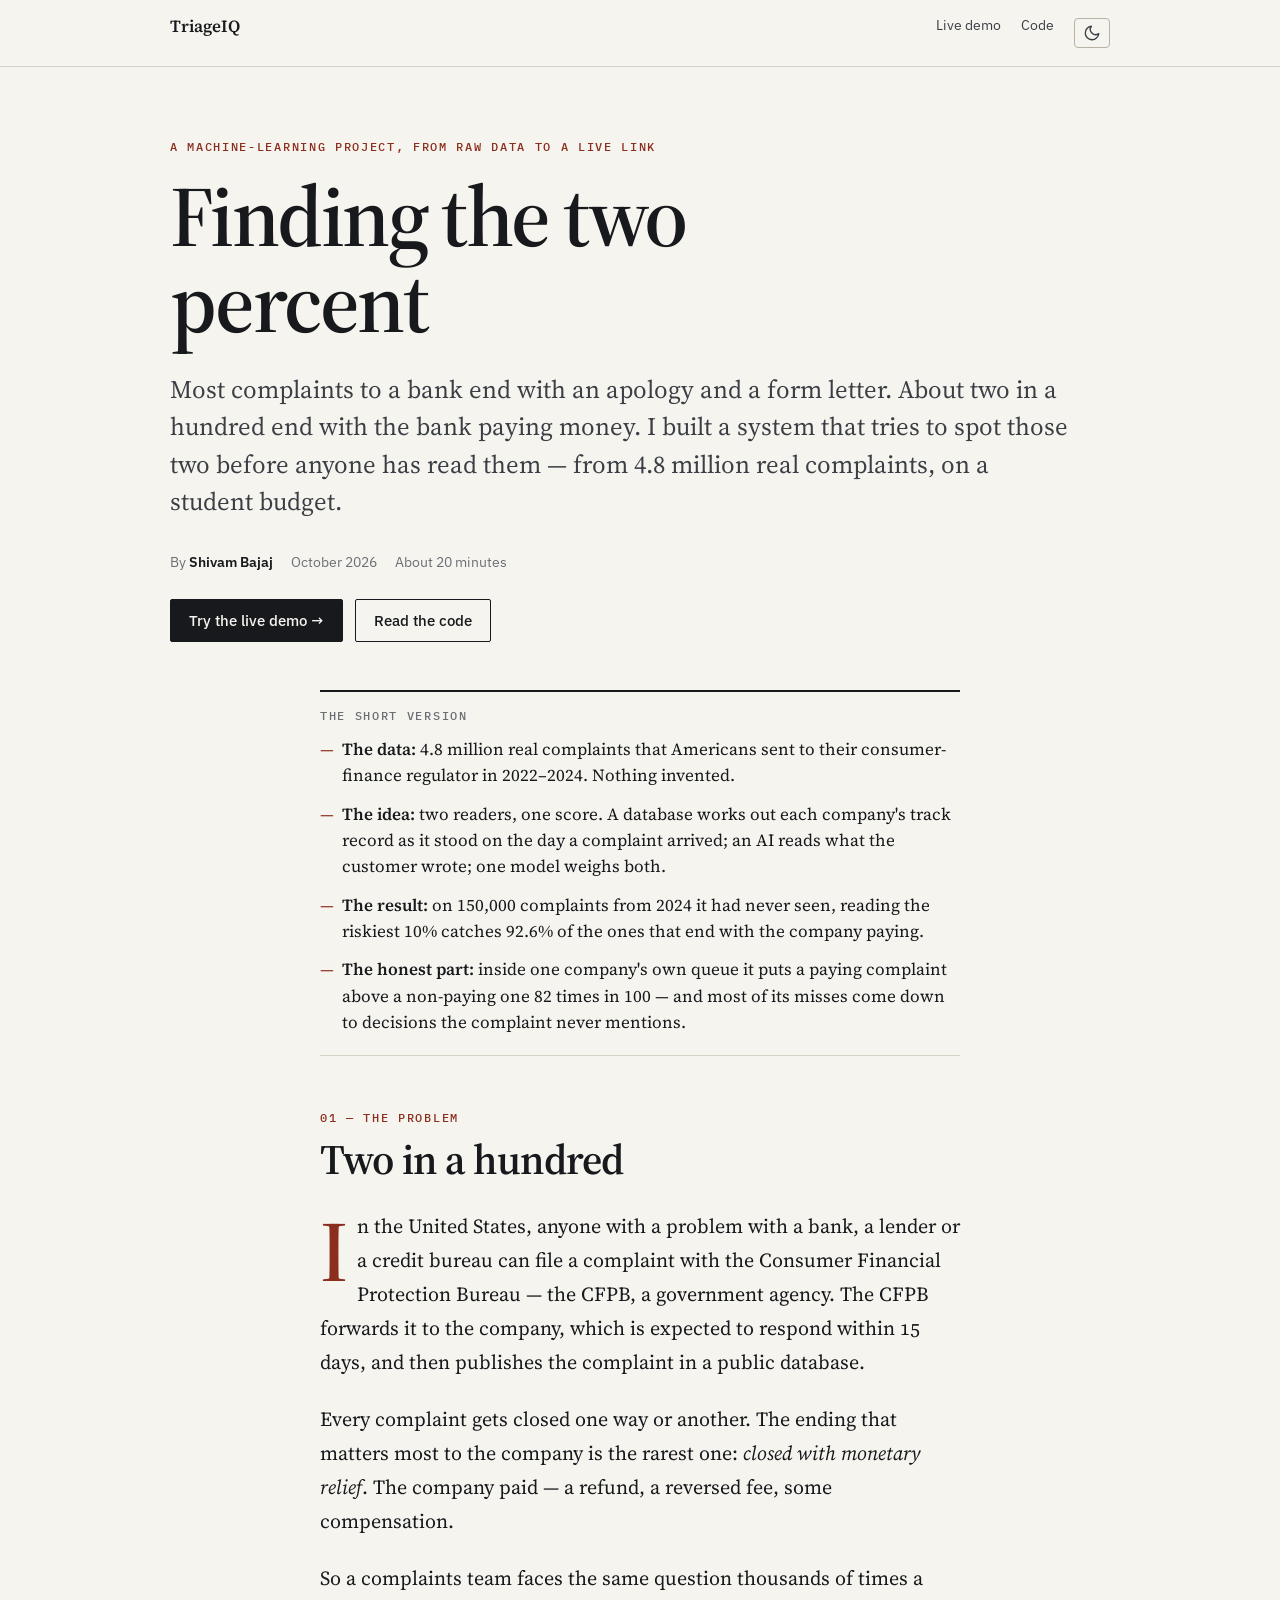
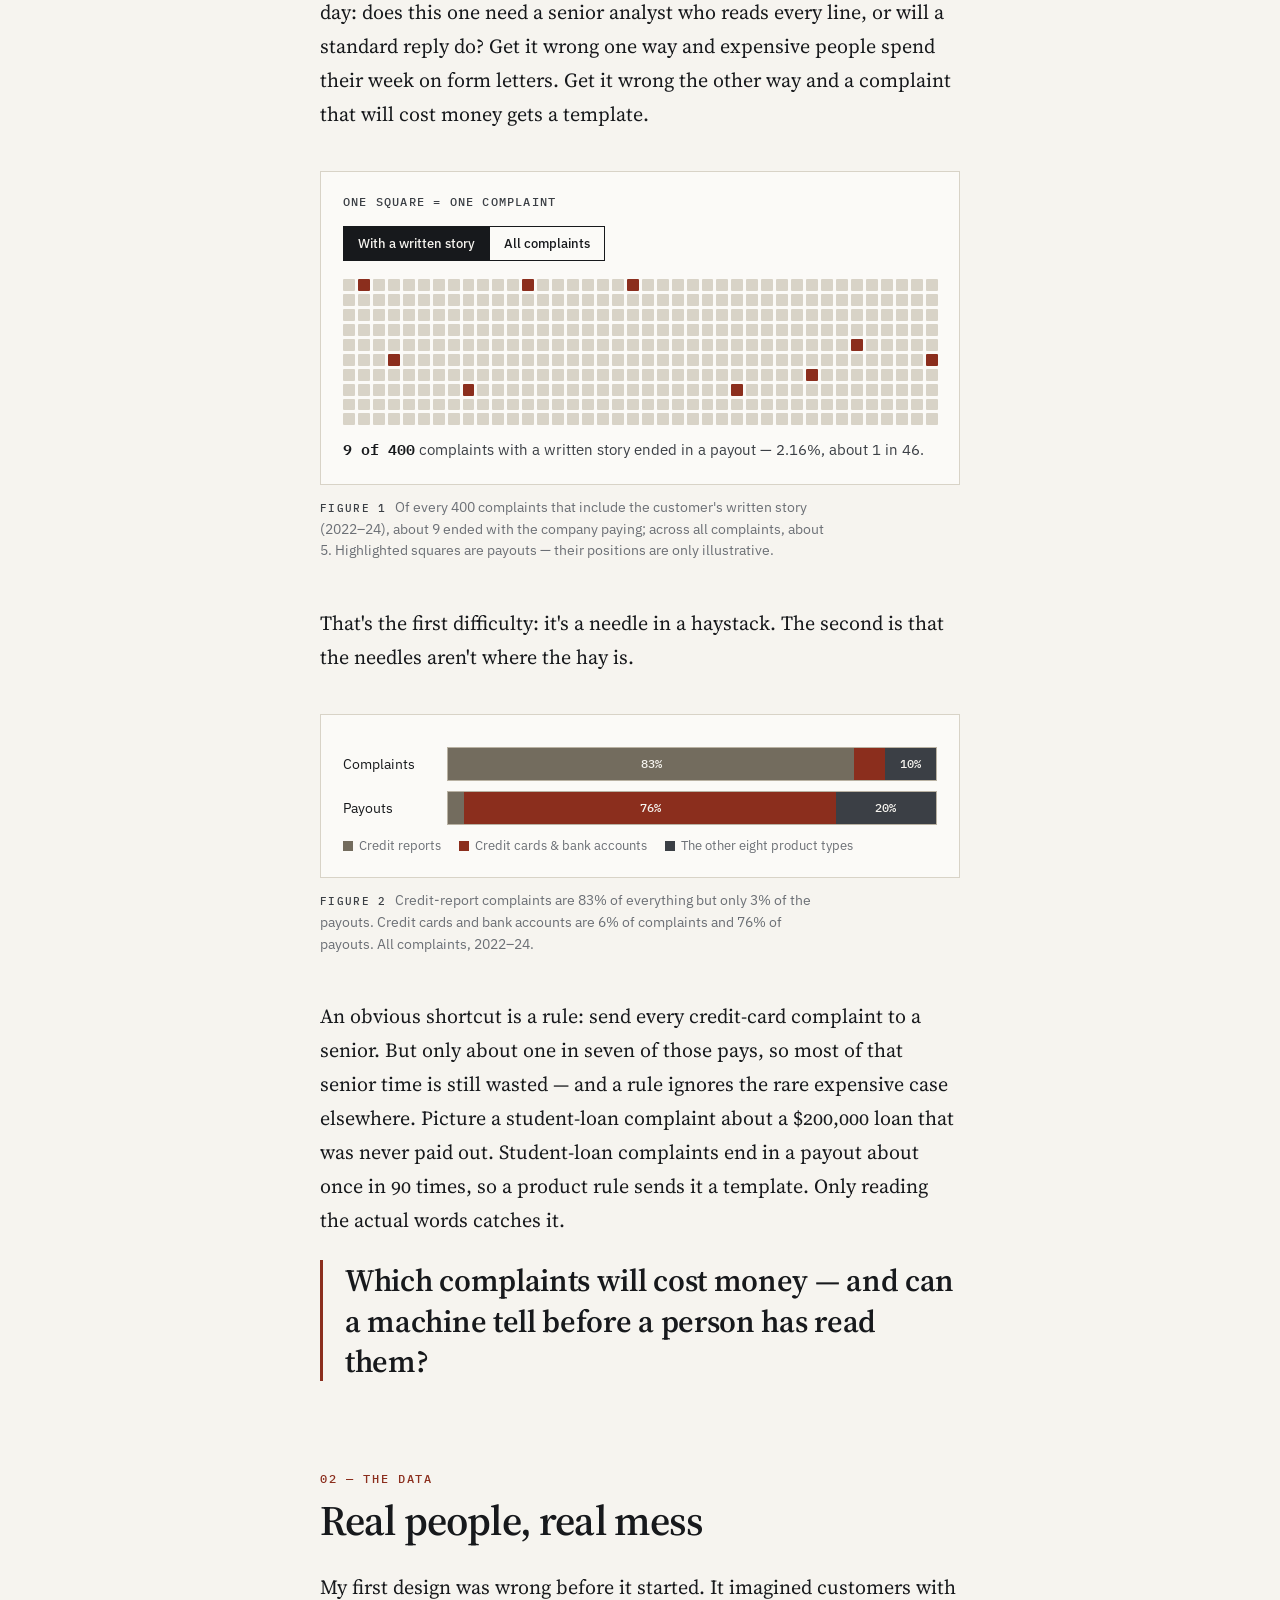
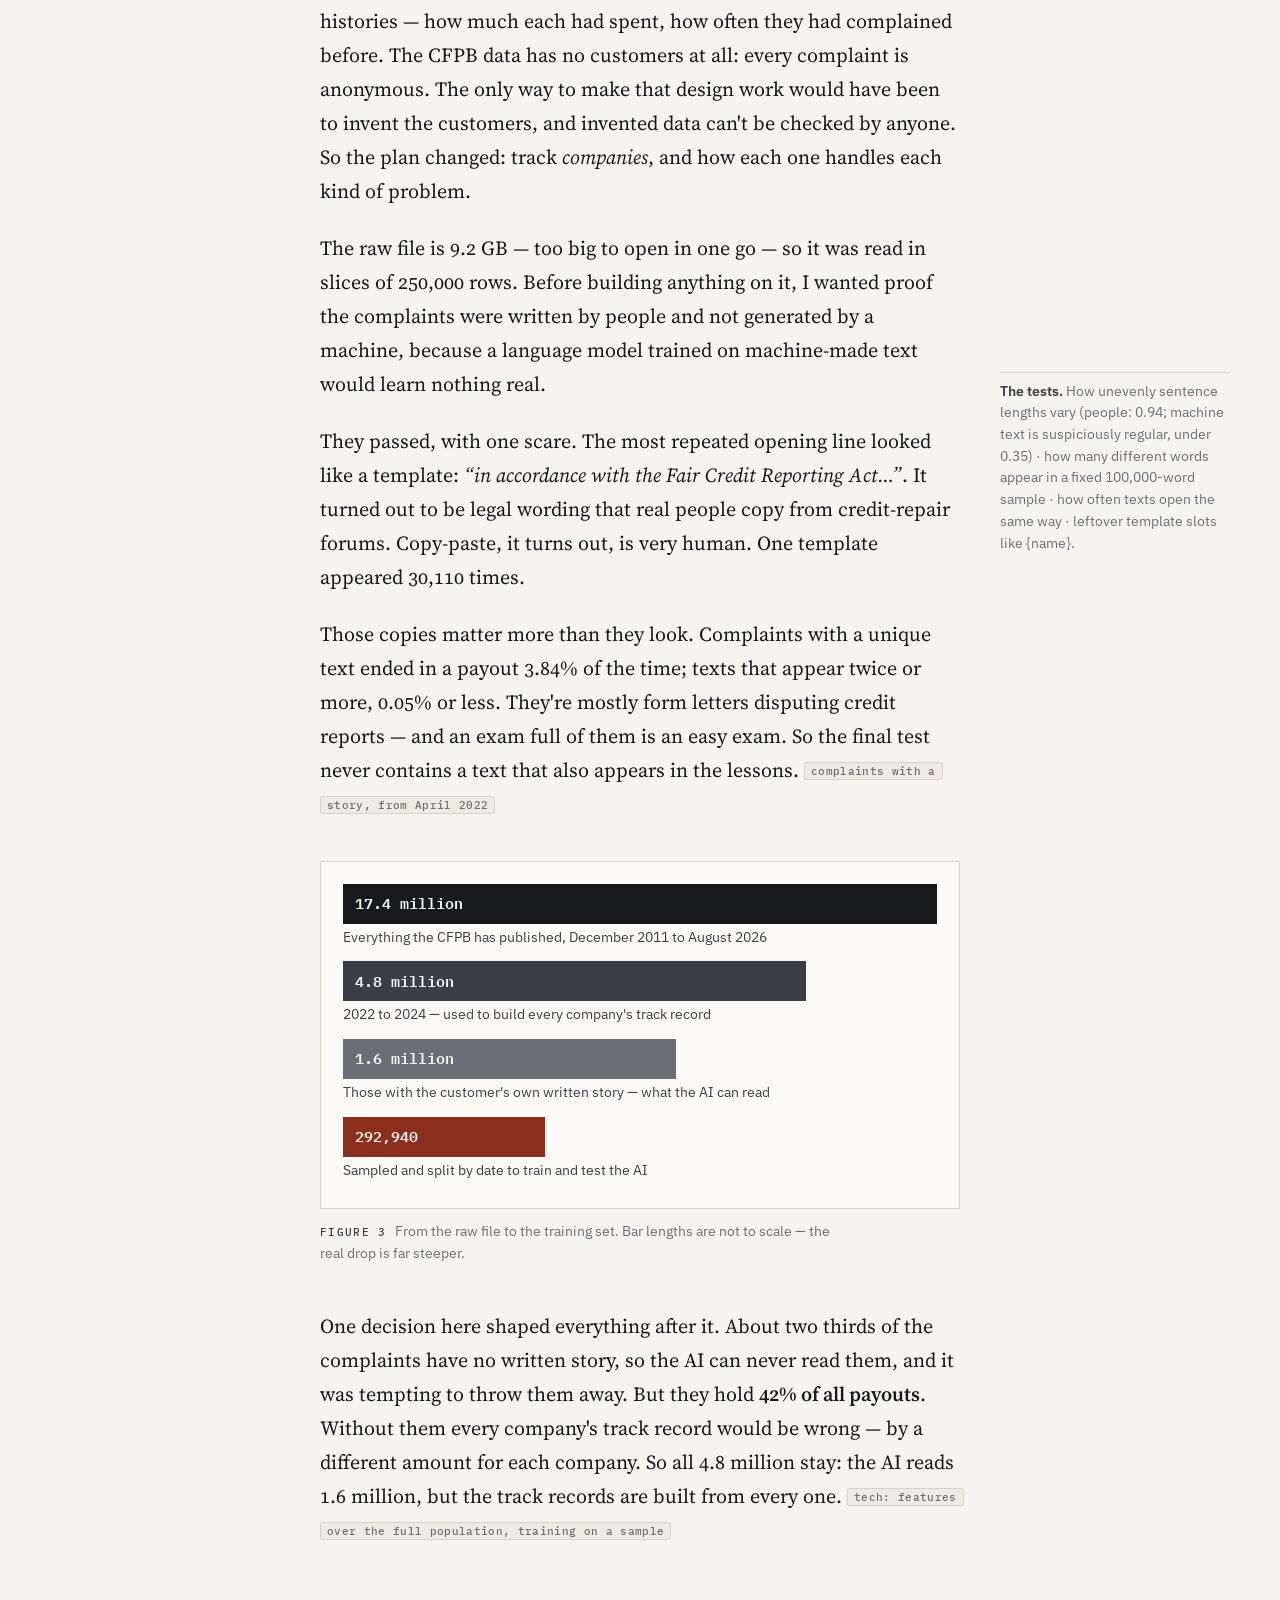
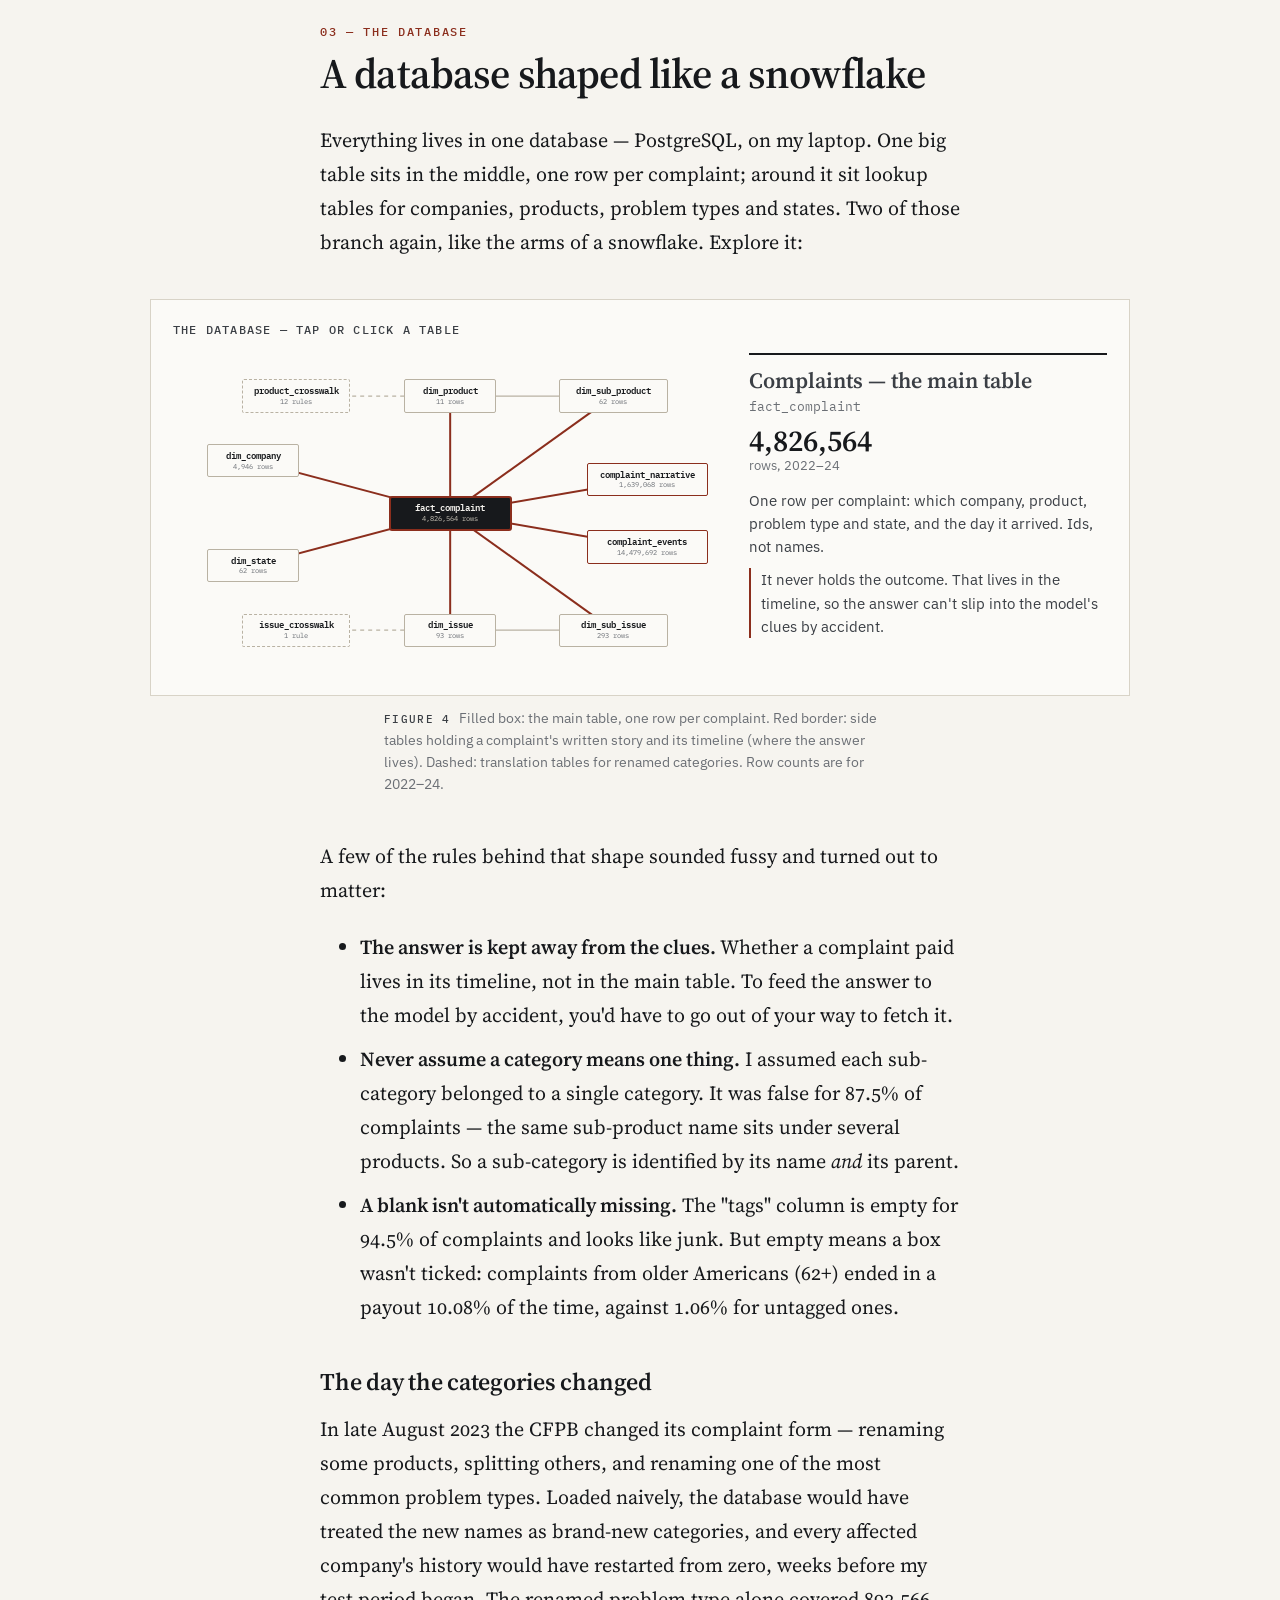
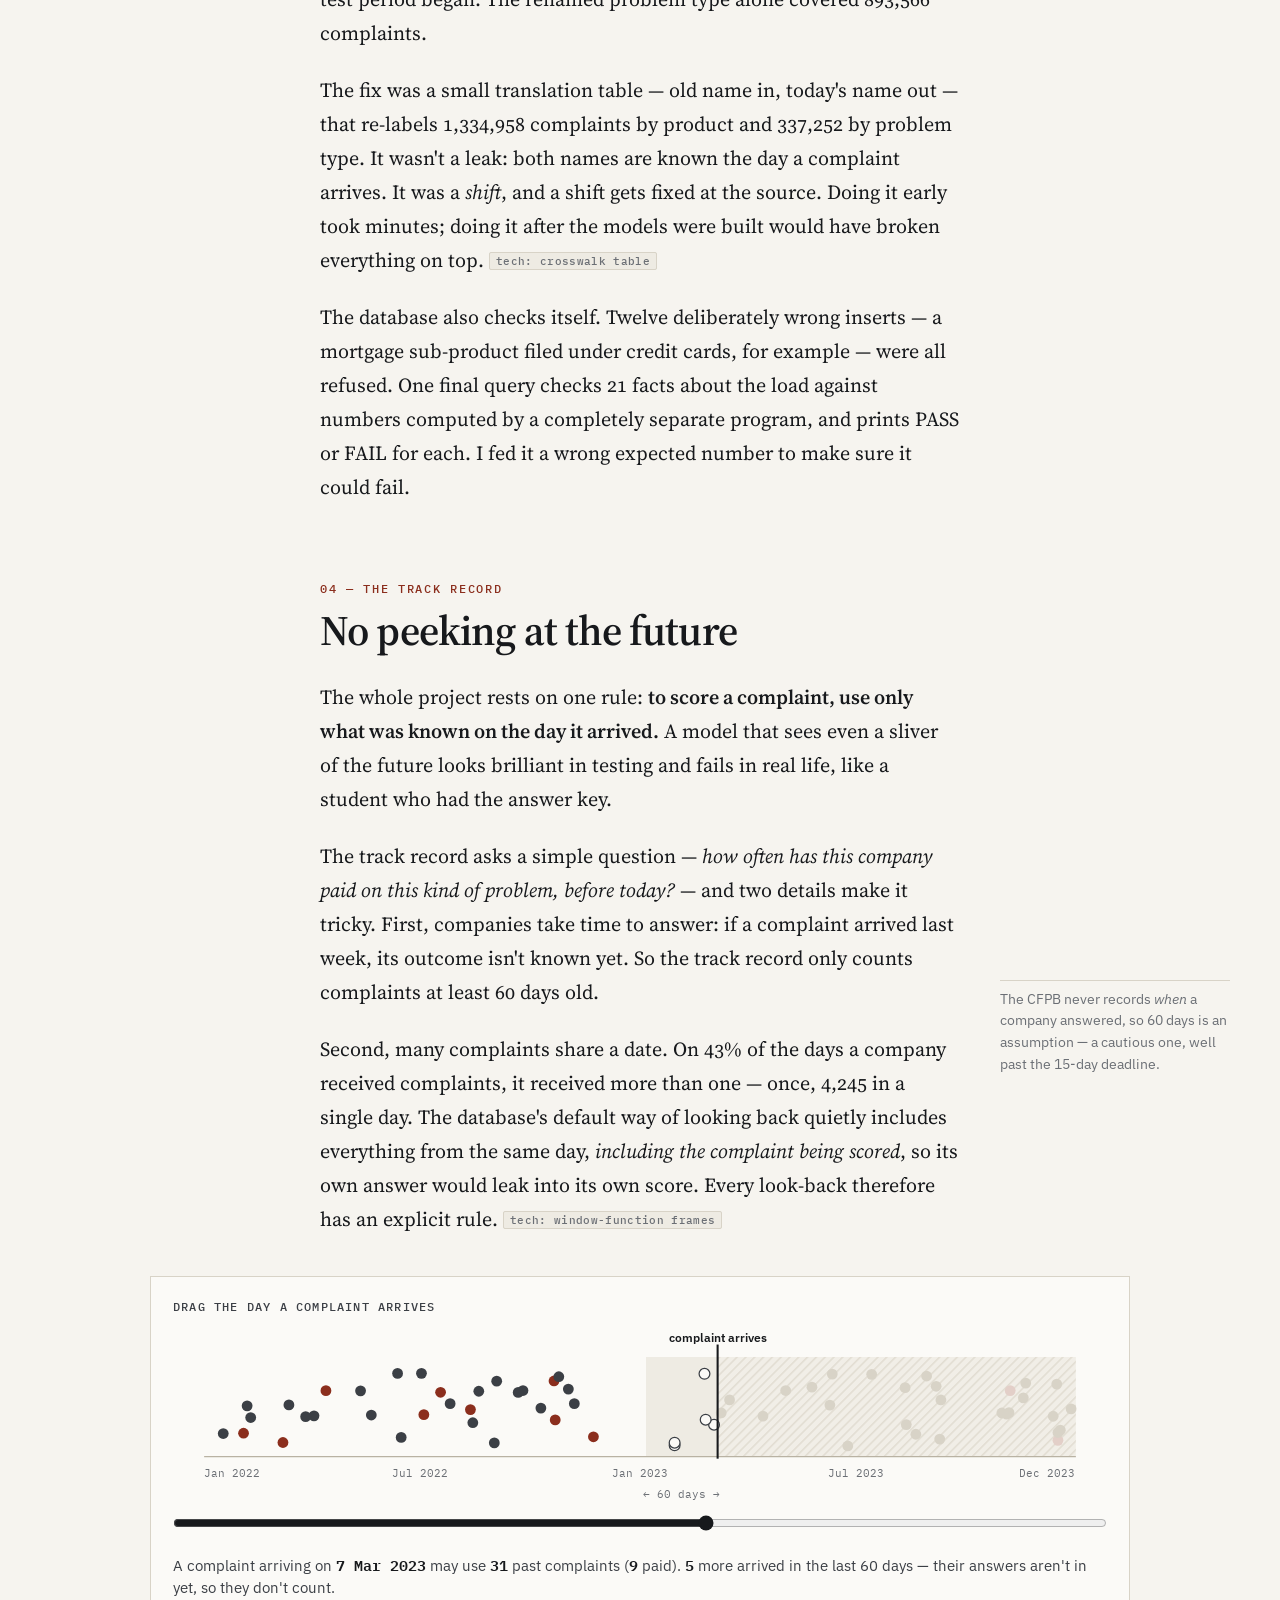
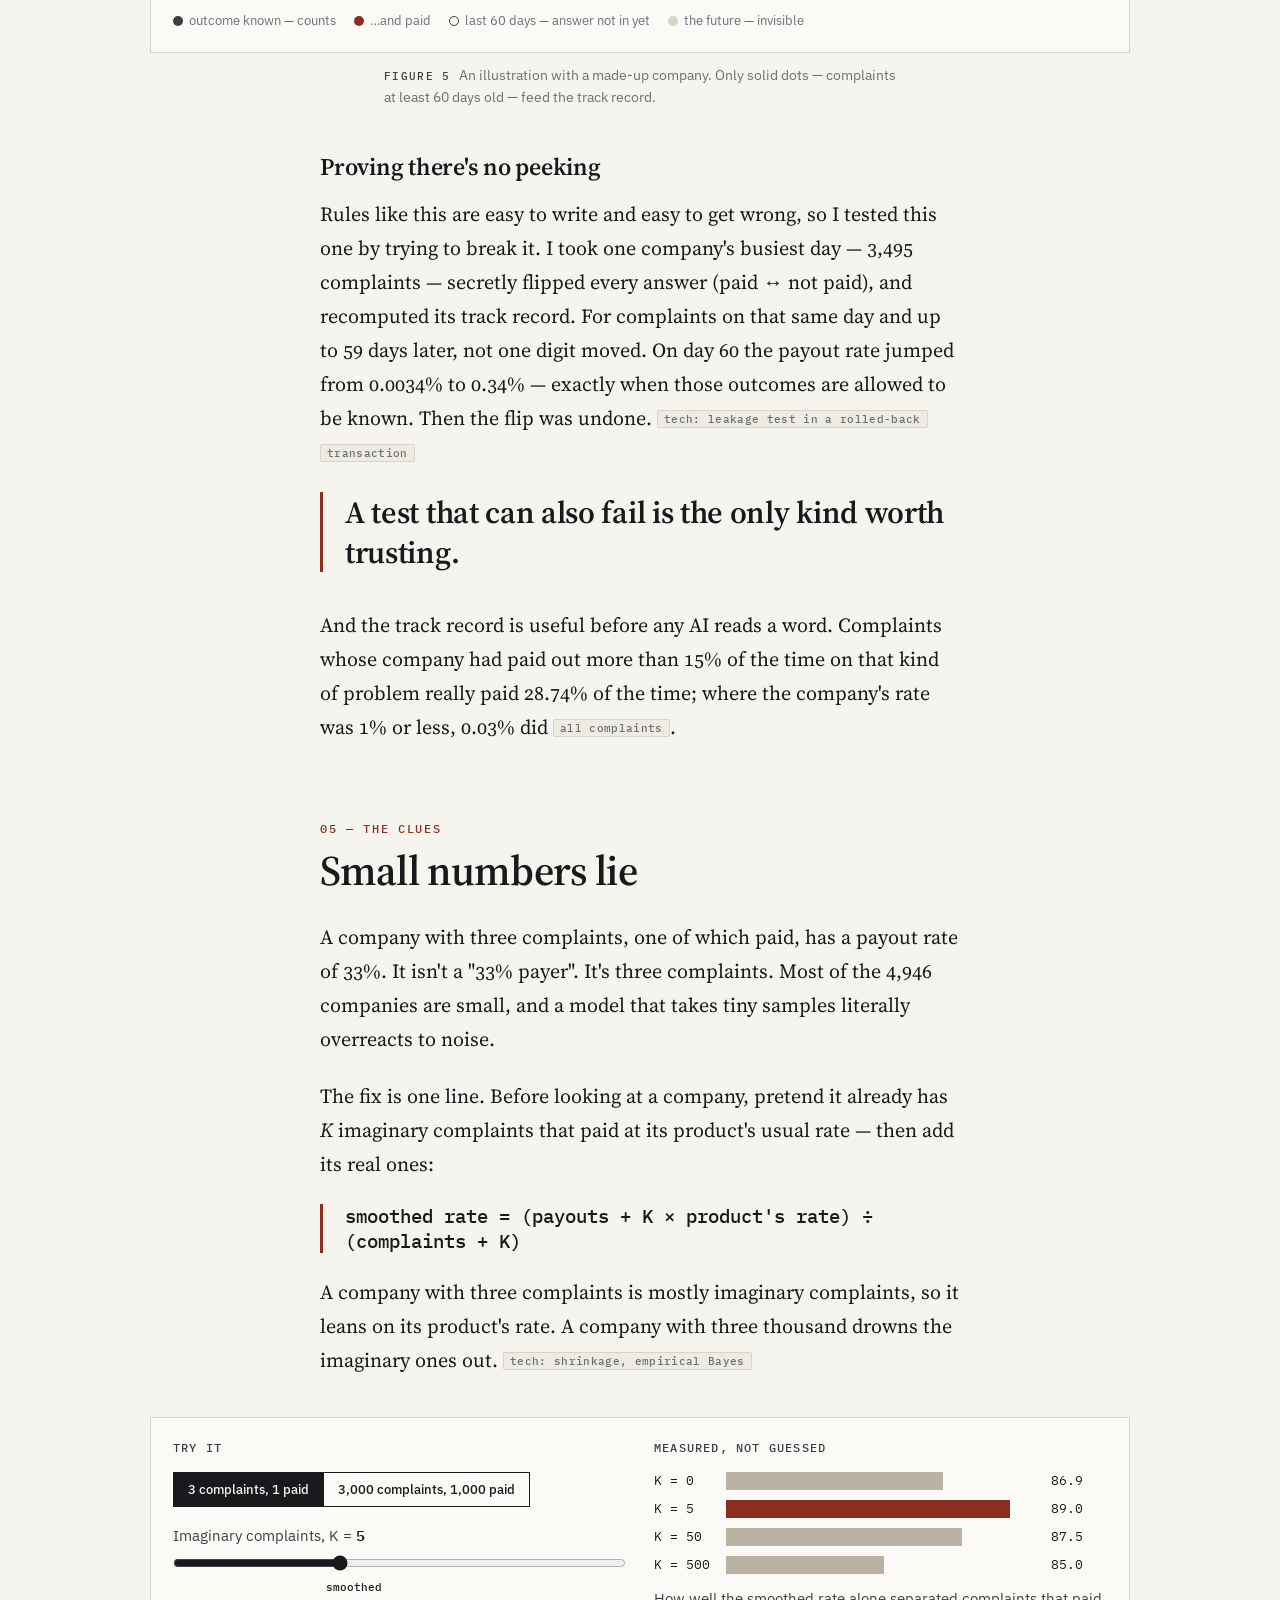
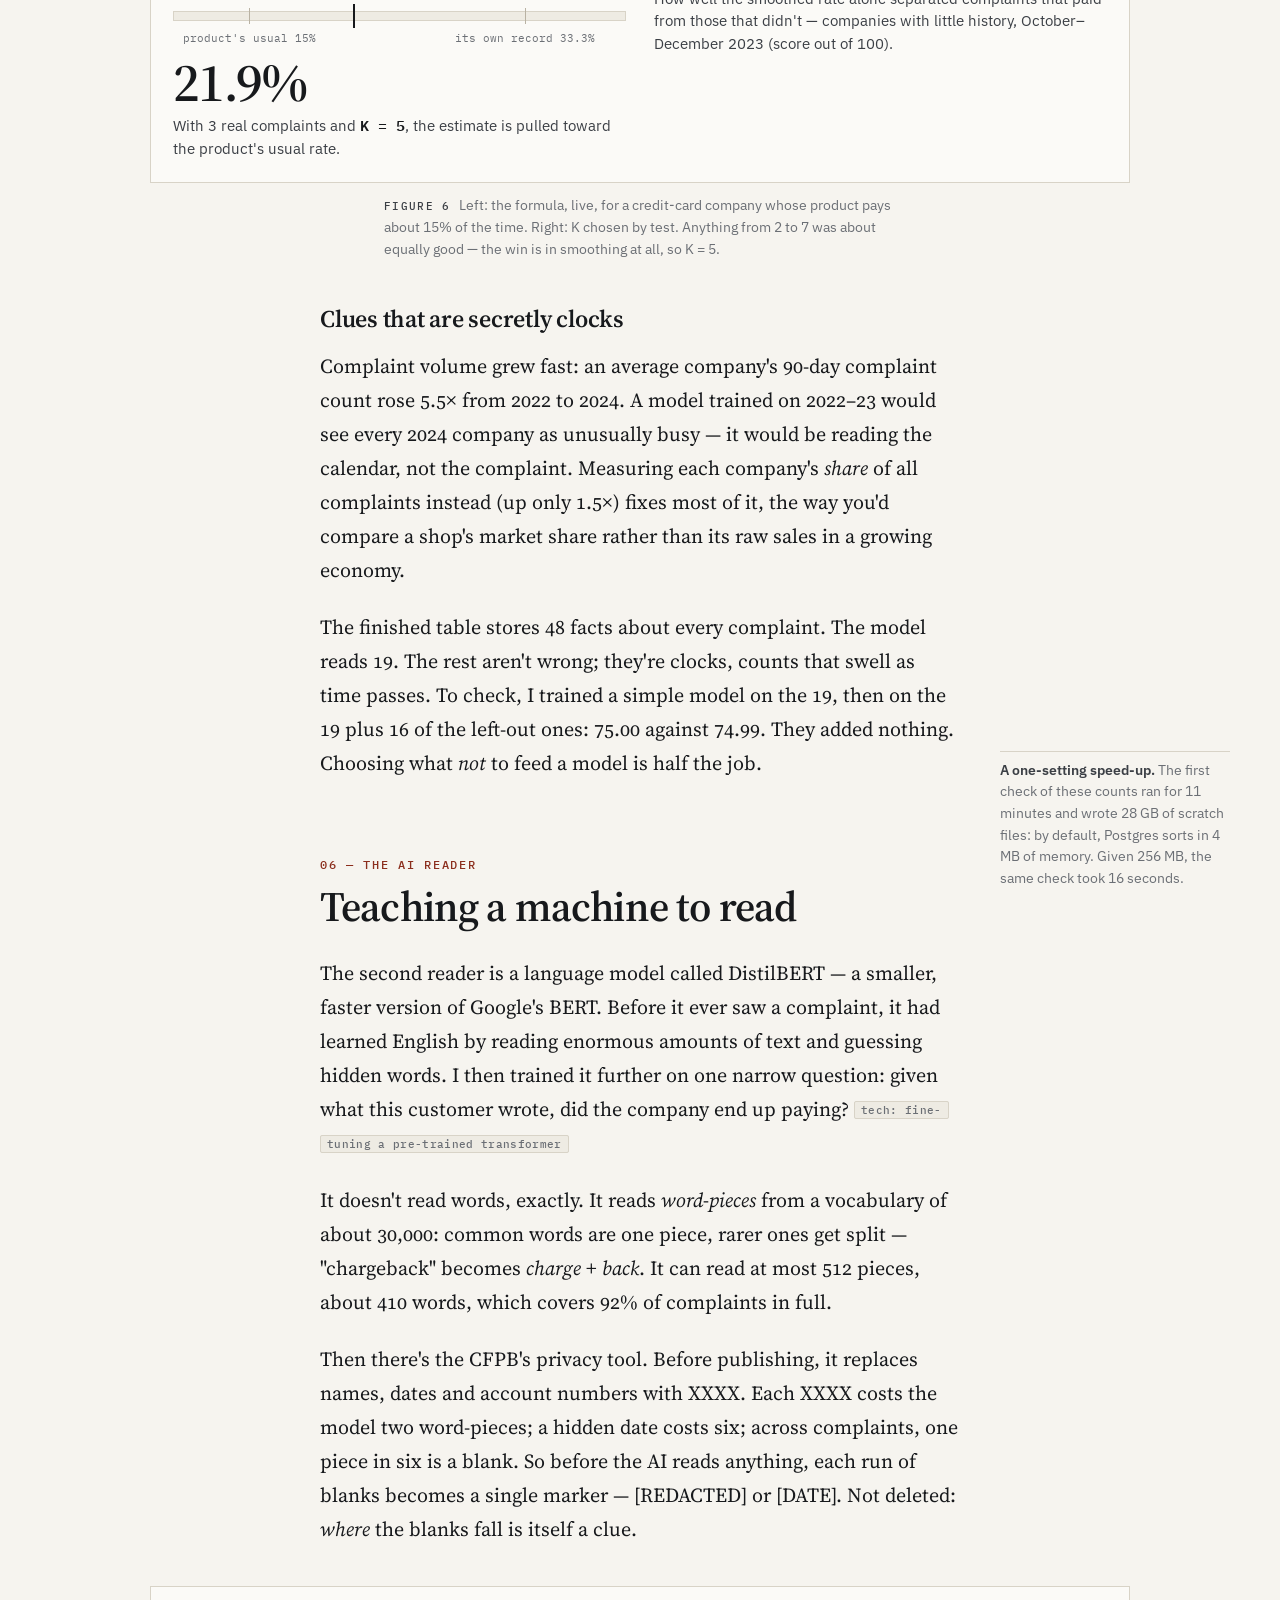
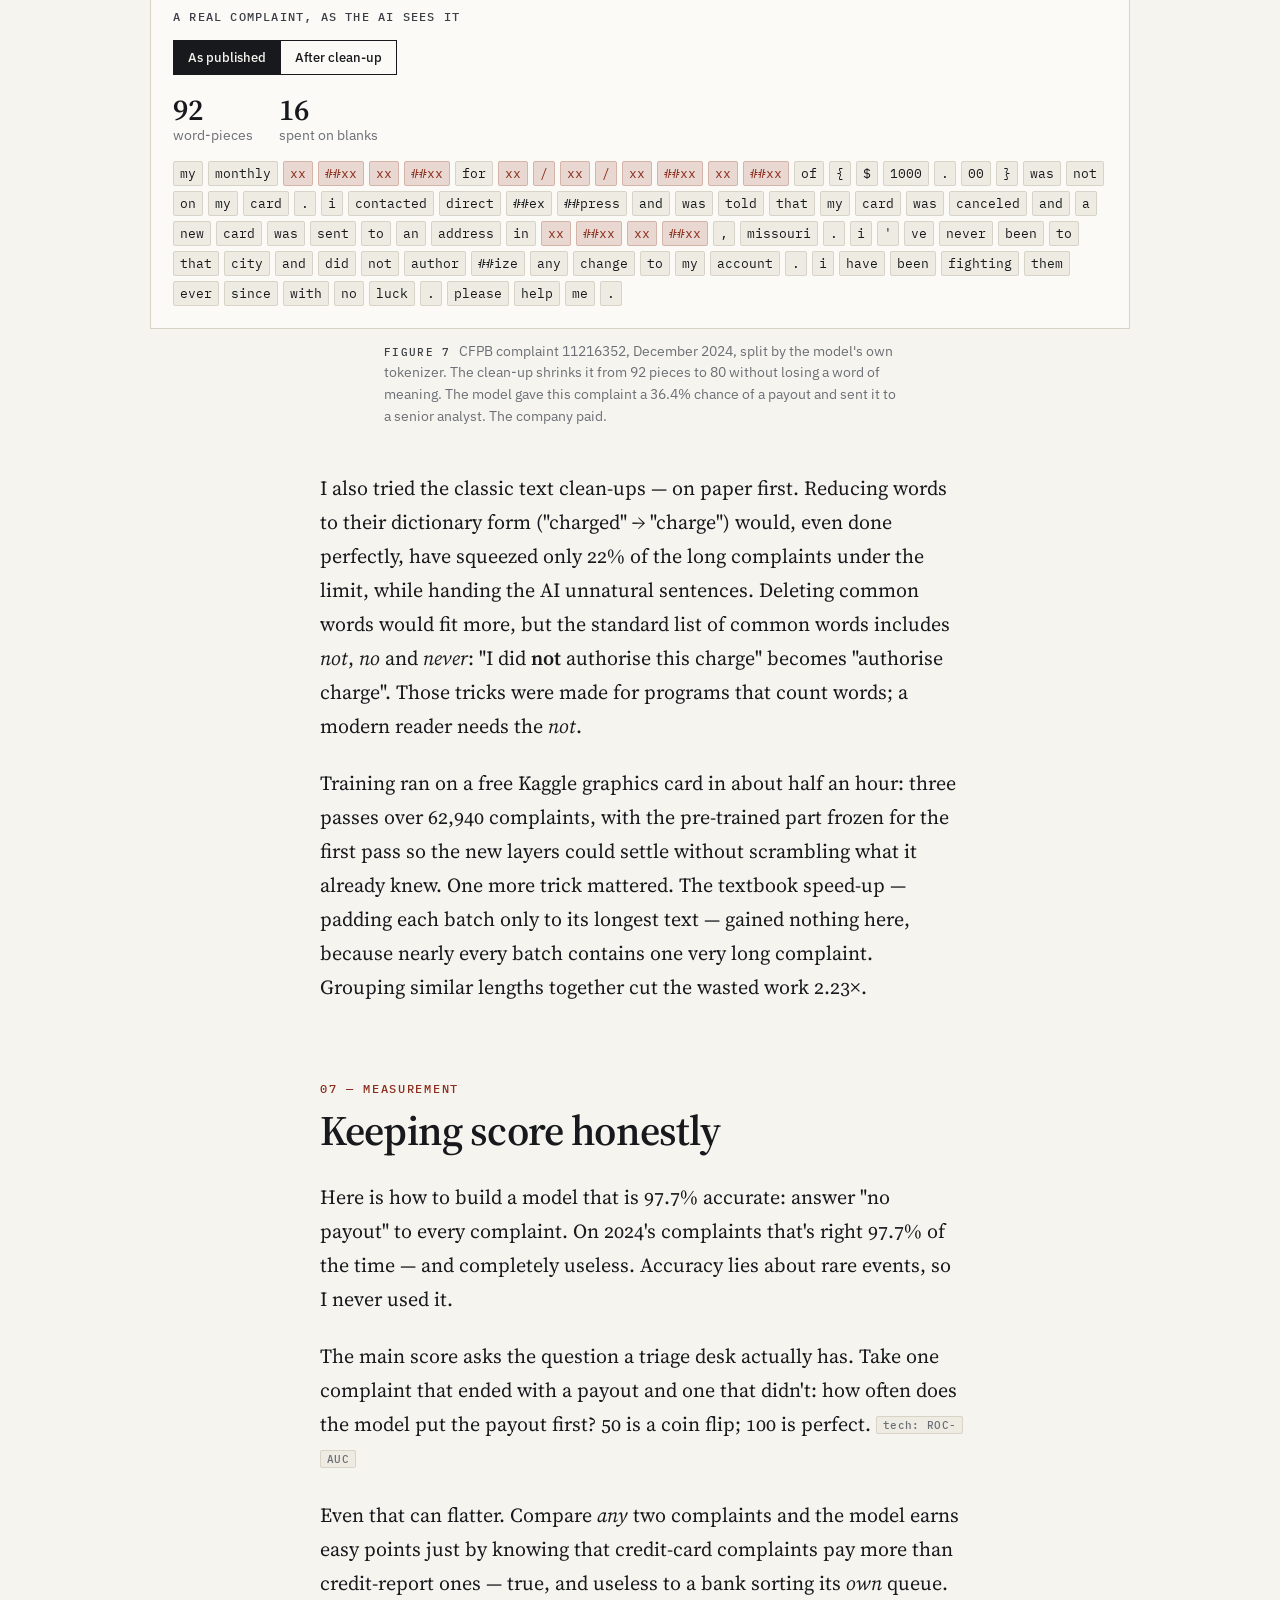
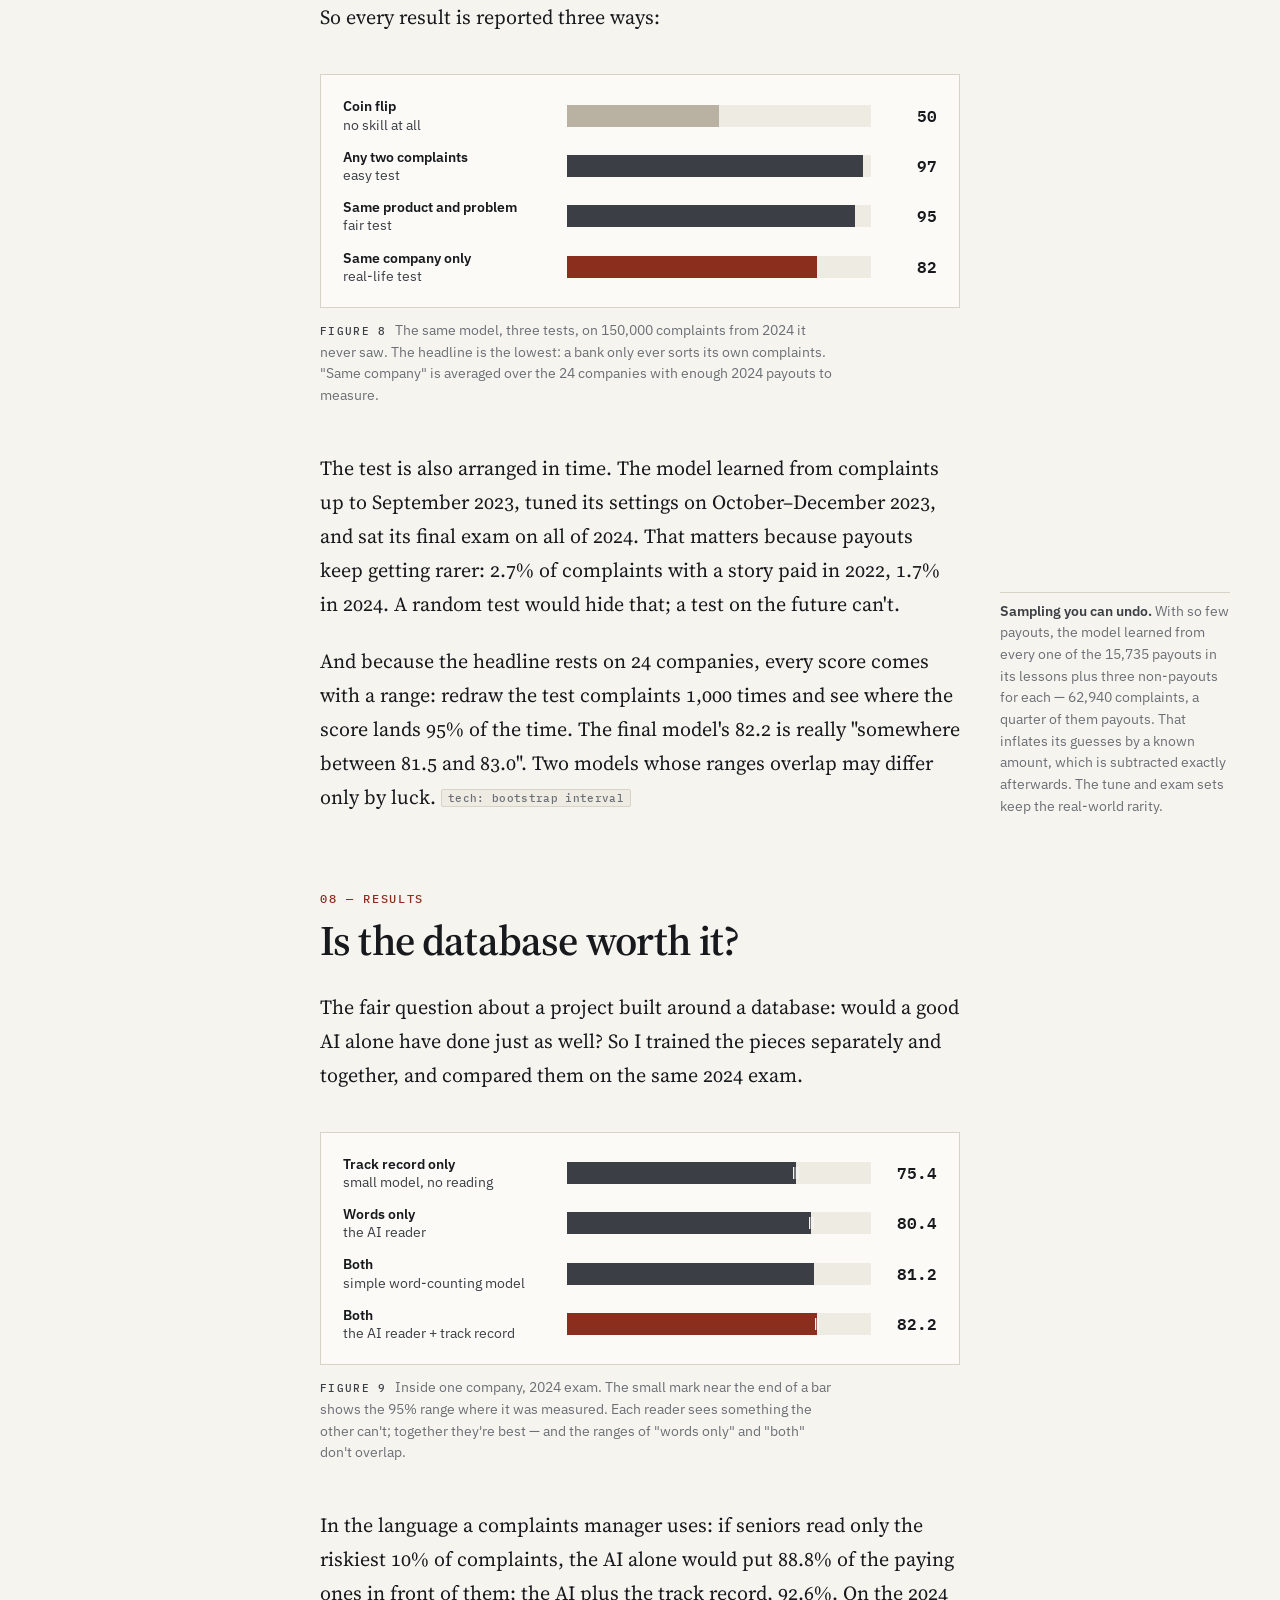
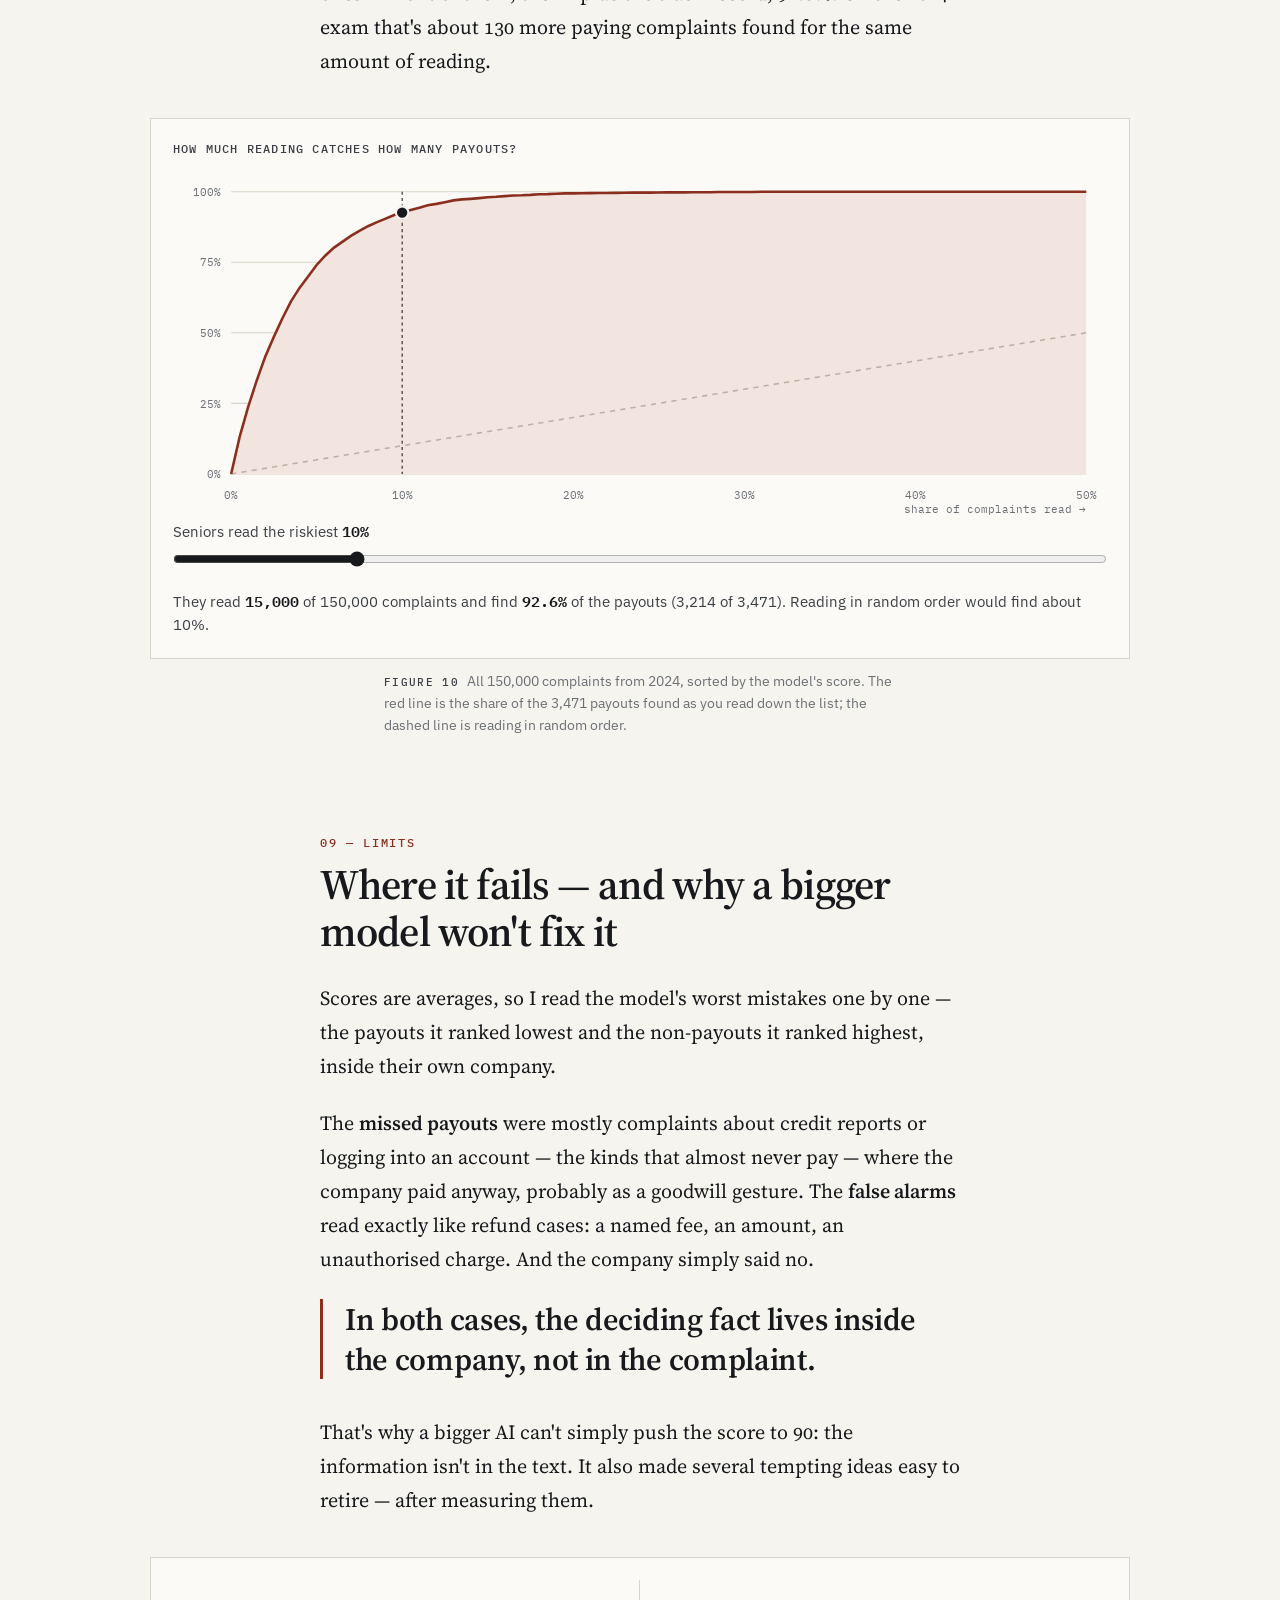
<file: docs/index.html>
<!doctype html>
<html lang="en">

<head>
  <meta charset="utf-8">
  <meta name="viewport" content="width=device-width, initial-scale=1">

  <title>Finding the two percent — TriageIQ</title>
  <meta name="description"
    content="About two in a hundred consumer complaints end with the company paying money. How I built a system that spots them before anyone has read them — from 4.8 million real complaints, on a student budget.">
  <meta property="og:title" content="Finding the two percent">
  <meta property="og:description"
    content="Building TriageIQ: a database that refuses to peek at the future, an AI that reads complaints, and an honest score — from 4.8 million real CFPB complaints.">
  <meta property="og:type" content="article">
  <meta name="author" content="Shivam Bajaj">
  <link rel="preconnect" href="https://fonts.googleapis.com">
  <link rel="preconnect" href="https://fonts.gstatic.com" crossorigin>
  <link
    href="https://fonts.googleapis.com/css2?family=IBM+Plex+Mono:wght@400;500;600&family=IBM+Plex+Sans:wght@400;500;600&family=Source+Serif+4:ital,opsz,wght@0,8..60,400;0,8..60,600;1,8..60,400&display=swap"
    rel="stylesheet">
  <link rel="icon"
    href="data:image/svg+xml,%3Csvg xmlns=%22http://www.w3.org/2000/svg%22 viewBox=%220 0 16 16%22%3E%3Crect width=%2216%22 height=%2216%22 fill=%22%23f6f4ef%22/%3E%3Crect x=%224%22 y=%224%22 width=%228%22 height=%228%22 fill=%22%238b2e1d%22/%3E%3C/svg%3E">
  <link rel="stylesheet" href="blog.css">
  <script src="data.js" defer></script>
  <script src="blog.js" defer></script>
  <script>
    // Apply theme before first paint to prevent flash
    (function () {
      var saved = null;
      try { saved = localStorage.getItem('theme'); } catch (e) { /* storage blocked (private mode) → follow the OS */ }
      var prefersDark = window.matchMedia('(prefers-color-scheme: dark)').matches;
      if (saved === 'dark' || (!saved && prefersDark)) document.documentElement.classList.add('dark');
    })();
  </script>
</head>

<body>
  <div id="progress" aria-hidden="true"></div>

  <header class="topbar">
    <div class="in">
      <a class="name" href="https://triageiq-mu.vercel.app">TriageIQ</a>
      <nav aria-label="Project links">
        <a href="https://triageiq-mu.vercel.app">Live demo</a>
        <a href="https://github.com/Bajaj30/TriageIQ">Code</a>
        <button id="theme-btn" class="theme-toggle" type="button" aria-label="Toggle dark mode">
          <!-- moon (shown in light mode) -->
          <svg class="icon-moon" viewBox="0 0 24 24">
            <path d="M21 12.79A9 9 0 1 1 11.21 3a7 7 0 0 0 9.79 9.79z" />
          </svg>
          <!-- sun (shown in dark mode) -->
          <svg class="icon-sun" viewBox="0 0 24 24">
            <circle cx="12" cy="12" r="5" />
            <line x1="12" y1="1" x2="12" y2="3" />
            <line x1="12" y1="21" x2="12" y2="23" />
            <line x1="4.22" y1="4.22" x2="5.64" y2="5.64" />
            <line x1="18.36" y1="18.36" x2="19.78" y2="19.78" />
            <line x1="1" y1="12" x2="3" y2="12" />
            <line x1="21" y1="12" x2="23" y2="12" />
            <line x1="4.22" y1="19.78" x2="5.64" y2="18.36" />
            <line x1="18.36" y1="5.64" x2="19.78" y2="4.22" />
          </svg>
        </button>
      </nav>
    </div>
  </header>

  <nav id="toc" aria-label="Contents">
    <p>Contents</p>
    <ol>
      <li><a href="#problem">Two in a hundred</a></li>
      <li><a href="#data">Real people, real mess</a></li>
      <li><a href="#database">A snowflake-shaped database</a></li>
      <li><a href="#future">No peeking at the future</a></li>
      <li><a href="#clues">Small numbers lie</a></li>
      <li><a href="#reader">Teaching a machine to read</a></li>
      <li><a href="#scoring">Keeping score honestly</a></li>
      <li><a href="#results">Is the database worth it?</a></li>
      <li><a href="#limits">Where it fails</a></li>
      <li><a href="#calibration">Honest percentages</a></li>
      <li><a href="#shipping">Shipping it</a></li>
      <li><a href="#why">Asking the model why</a></li>
      <li><a href="#lessons">What I learned</a></li>
    </ol>
  </nav>

  <main>
    <div class="hero">
      <p class="kicker">A machine-learning project, from raw data to a live link</p>
      <h1>Finding the two percent</h1>
      <p class="dek">Most complaints to a bank end with an apology and a form letter. About two in a hundred end with
        the bank paying money. I built a system that tries to spot those two before anyone has read them — from
        4.8 million real complaints, on a student budget.</p>
      <div class="byline"><span>By <strong>Shivam Bajaj</strong></span><span>October 2026</span><span>About 20
          minutes</span></div>
      <div class="cta">
        <a class="btn" href="https://triageiq-mu.vercel.app">Try the live demo →</a>
        <a class="btn quiet" href="https://github.com/Bajaj30/TriageIQ">Read the code</a>
      </div>
    </div>

    <div class="tldr">
      <div class="box">
        <h2>The short version</h2>
        <ul>
          <li><strong>The data:</strong> 4.8 million real complaints that Americans sent to their consumer-finance
            regulator
            in 2022–2024. Nothing invented.</li>
          <li><strong>The idea:</strong> two readers, one score. A database works out each company's track record as it
            stood
            on the day a complaint arrived; an AI reads what the customer wrote; one model weighs both.</li>
          <li><strong>The result:</strong> on 150,000 complaints from 2024 it had never seen, reading the riskiest 10%
            catches
            92.6% of the ones that end with the company paying.</li>
          <li><strong>The honest part:</strong> inside one company's own queue it puts a paying complaint above a
            non-paying one 82 times in 100 — and most of its misses come down to decisions the complaint never mentions.
          </li>
        </ul>
      </div>
    </div>

    <!-- ============================================================ 1 -->
    <section class="chapter" id="problem">
      <div class="chapter-head"><span class="num">01 — THE PROBLEM</span>
        <h2>Two in a hundred</h2>
      </div>
      <div class="col">
        <p class="lede">In the United States, anyone with a problem with a bank, a lender or a credit bureau can file a
          complaint with the Consumer Financial Protection Bureau — the CFPB, a government agency. The CFPB forwards it
          to
          the company, which is expected to respond within 15 days, and then publishes the complaint in a public
          database.</p>
        <p>Every complaint gets closed one way or another. The ending that matters most to the company is the rarest
          one:
          <em>closed with monetary relief</em>. The company paid — a refund, a reversed fee, some compensation.
        </p>
        <p>So a complaints team faces the same question thousands of times a day: does this one need a senior analyst
          who
          reads every line, or will a standard reply do? Get it wrong one way and expensive people spend their week on
          form letters. Get it wrong the other way and a complaint that will cost money gets a template.</p>

        <figure>
          <div class="fig">
            <p class="fig-title">One square = one complaint</p>
            <div class="controls" role="group" aria-label="Which complaints">
              <button type="button" data-waffle="story" aria-pressed="true">With a written story</button>
              <button type="button" data-waffle="all" aria-pressed="false">All complaints</button>
            </div>
            <div class="waffle" id="waffle" aria-hidden="true"></div>
            <p class="readout" id="waffle-readout"></p>
          </div>
          <figcaption><span class="label">Figure 1</span>Of every 400 complaints that include the customer's written
            story
            (2022–24), about 9 ended with the company paying; across all complaints, about 5. Highlighted squares are
            payouts — their positions are only illustrative.</figcaption>
        </figure>

        <p>That's the first difficulty: it's a needle in a haystack. The second is that the needles aren't where the hay
          is.</p>

        <figure>
          <div class="fig">
            <div class="share-row"><span>Complaints</span>
              <div class="share-bar">
                <div class="s-credit" style="width:83.2%">83%</div>
                <div class="s-cards" style="width:6.4%" title="cards and bank accounts 6%"></div>
                <div class="s-other" style="width:10.4%">10%</div>
              </div>
            </div>
            <div class="share-row"><span>Payouts</span>
              <div class="share-bar">
                <div class="s-credit" style="width:3.3%" title="credit reports 3%"></div>
                <div class="s-cards" style="width:76.2%">76%</div>
                <div class="s-other" style="width:20.5%">20%</div>
              </div>
            </div>
            <div class="legend"><span><i style="background:var(--s-credit)"></i>Credit reports</span><span><i
                  style="background:var(--accent)"></i>Credit cards &amp; bank accounts</span><span><i
                  style="background:var(--s-other)"></i>The other eight product types</span></div>
          </div>
          <figcaption><span class="label">Figure 2</span>Credit-report complaints are 83% of everything but only 3% of
            the
            payouts. Credit cards and bank accounts are 6% of complaints and 76% of payouts. All complaints,
            2022–24.</figcaption>
        </figure>

        <p>An obvious shortcut is a rule: send every credit-card complaint to a senior. But only about one in seven of
          those pays, so most of that senior time is still wasted — and a rule ignores the rare expensive case
          elsewhere.
          Picture a student-loan complaint about a $200,000 loan that was never paid out. Student-loan complaints end in
          a
          payout about once in 90 times, so a product rule sends it a template. Only reading the actual words catches
          it.</p>
        <p class="pull">Which complaints will cost money — and can a machine tell before a person has read them?</p>
      </div>
    </section>

    <!-- ============================================================ 2 -->
    <section class="chapter" id="data">
      <div class="chapter-head"><span class="num">02 — THE DATA</span>
        <h2>Real people, real mess</h2>
      </div>
      <div class="col">
        <p>My first design was wrong before it started. It imagined customers with histories — how much each had spent,
          how often they had complained before. The CFPB data has no customers at all: every complaint is anonymous. The
          only way to make that design work would have been to invent the customers, and invented data can't be checked
          by anyone. So the plan changed: track <em>companies</em>, and how each one handles each kind of problem.</p>
        <p>The raw file is 9.2 GB — too big to open in one go — so it was read in slices of 250,000 rows. Before
          building
          anything on it, I wanted proof the complaints were written by people and not generated by a machine, because a
          language model trained on machine-made text would learn nothing real.
          <span class="note"><b>The tests.</b> How unevenly sentence lengths vary (people: 0.94; machine text is
            suspiciously regular, under 0.35) · how many different words appear in a fixed 100,000-word sample · how
            often texts open the same way · leftover template slots like {name}.</span>
        </p>
        <p>They passed, with one scare. The most repeated opening line looked like a template: <em>“in accordance with
            the
            Fair Credit Reporting Act…”</em>. It turned out to be legal wording that real people copy from credit-repair
          forums. Copy-paste, it turns out, is very human. One template appeared 30,110 times.</p>
        <p>Those copies matter more than they look. Complaints with a unique text ended in a payout 3.84% of the time;
          texts
          that appear twice or more, 0.05% or less. They're mostly form letters disputing credit reports — and an exam
          full
          of them is an easy exam. So the final test never contains a text that also appears in the lessons.
          <span class="tech">complaints with a story, from April 2022</span>
        </p>

        <figure>
          <div class="fig funnel">
            <div class="step">
              <div class="bar" style="width:100%">17.4 million</div>
              <div class="what">Everything the CFPB has published, December 2011 to August 2026</div>
            </div>
            <div class="step">
              <div class="bar" style="width:78%">4.8 million</div>
              <div class="what">2022 to 2024 — used to build every company's track record</div>
            </div>
            <div class="step">
              <div class="bar" style="width:56%">1.6 million</div>
              <div class="what">Those with the customer's own written story — what the AI can read</div>
            </div>
            <div class="step">
              <div class="bar" style="width:34%">292,940</div>
              <div class="what">Sampled and split by date to train and test the AI</div>
            </div>
          </div>
          <figcaption><span class="label">Figure 3</span>From the raw file to the training set. Bar lengths are not to
            scale
            — the real drop is far steeper.</figcaption>
        </figure>

        <p>One decision here shaped everything after it. About two thirds of the complaints have no written story, so
          the
          AI can never read them, and it was tempting to throw them away. But they hold <strong>42% of all
            payouts</strong>.
          Without them every company's track record would be wrong — by a different amount for each company. So all
          4.8 million stay: the AI reads 1.6 million, but the track records are built from every one.
          <span class="tech">tech: features over the full population, training on a sample</span>
        </p>
      </div>
    </section>

    <!-- ============================================================ 3 -->
    <section class="chapter" id="database">
      <div class="chapter-head"><span class="num">03 — THE DATABASE</span>
        <h2>A database shaped like a snowflake</h2>
      </div>
      <div class="col">
        <p>Everything lives in one database — PostgreSQL, on my laptop. One big table sits in the middle, one row per
          complaint; around it sit lookup tables for companies, products, problem types and states. Two of those branch
          again, like the arms of a snowflake. Explore it:</p>
      </div>

      <figure class="wide">
        <div class="fig">
          <p class="fig-title">The database — tap or click a table</p>
          <div class="snow">
            <div>
              <div class="snowmap" id="snowmap"></div>
              <div class="snow-chips" id="snow-chips" role="group" aria-label="Tables"></div>
            </div>
            <div class="panel" id="snow-panel" aria-live="polite"></div>
          </div>
        </div>
        <figcaption style="margin-left:auto;margin-right:auto"><span class="label">Figure 4</span>Filled box: the main
          table, one
          row per complaint. Red border: side tables holding a complaint's written story and its timeline (where the
          answer lives). Dashed: translation tables for renamed categories. Row counts are for 2022–24.</figcaption>
      </figure>

      <div class="col">
        <p>A few of the rules behind that shape sounded fussy and turned out to matter:</p>
        <ul>
          <li><strong>The answer is kept away from the clues.</strong> Whether a complaint paid lives in its timeline,
            not in
            the main table. To feed the answer to the model by accident, you'd have to go out of your way to fetch it.
          </li>
          <li><strong>Never assume a category means one thing.</strong> I assumed each sub-category belonged to a single
            category. It was false for 87.5% of complaints — the same sub-product name sits under several products. So a
            sub-category is identified by its name <em>and</em> its parent.</li>
          <li><strong>A blank isn't automatically missing.</strong> The "tags" column is empty for 94.5% of complaints
            and
            looks like junk. But empty means a box wasn't ticked: complaints from older Americans (62+) ended in a
            payout
            10.08% of the time, against 1.06% for untagged ones.</li>
        </ul>

        <h3>The day the categories changed</h3>
        <p>In late August 2023 the CFPB changed its complaint form — renaming some products, splitting others, and
          renaming
          one of the most common problem types. Loaded naively, the database would have treated the new names as
          brand-new
          categories, and every affected company's history would have restarted from zero, weeks before my test period
          began. The renamed problem type alone covered 893,566 complaints.</p>
        <p>The fix was a small translation table — old name in, today's name out — that re-labels 1,334,958 complaints
          by
          product and 337,252 by problem type. It wasn't a leak: both names are known the day a complaint arrives. It
          was a
          <em>shift</em>, and a shift gets fixed at the source. Doing it early took minutes; doing it after the models
          were
          built would have broken everything on top. <span class="tech">tech: crosswalk table</span>
        </p>
        <p>The database also checks itself. Twelve deliberately wrong inserts — a mortgage sub-product filed under
          credit
          cards, for example — were all refused. One final query checks 21 facts about the load against numbers computed
          by
          a completely separate program, and prints PASS or FAIL for each. I fed it a wrong expected number to make sure
          it
          could fail.</p>
      </div>
    </section>

    <!-- ============================================================ 4 -->
    <section class="chapter" id="future">
      <div class="chapter-head"><span class="num">04 — THE TRACK RECORD</span>
        <h2>No peeking at the future</h2>
      </div>
      <div class="col">
        <p>The whole project rests on one rule: <strong>to score a complaint, use only what was known on the day it
            arrived.</strong> A model that sees even a sliver of the future looks brilliant in testing and fails in real
          life,
          like a student who had the answer key.</p>
        <p>The track record asks a simple question — <em>how often has this company paid on this kind of problem, before
            today?</em> — and two details make it tricky. First, companies take time to answer: if a complaint arrived
          last
          week, its outcome isn't known yet. So the track record only counts complaints at least 60 days old.
          <span class="note">The CFPB never records <i>when</i> a company answered, so 60 days is an assumption — a
            cautious one, well past the 15-day deadline.</span>
        </p>
        <p>Second, many complaints share a date. On 43% of the days a company received complaints, it received more than
          one — once, 4,245 in a single day. The database's default way of looking back quietly includes everything from
          the same day, <em>including the complaint being scored</em>, so its own answer would leak into its own score.
          Every look-back therefore has an explicit rule. <span class="tech">tech: window-function frames</span></p>
      </div>

      <figure class="wide">
        <div class="fig tl">
          <p class="fig-title">Drag the day a complaint arrives</p>
          <div id="timeline"></div>
          <input type="range" id="tl-day" min="70" max="700" value="430" aria-label="Day the complaint arrives">
          <p class="readout" id="tl-readout"></p>
          <div class="legend"><span><i style="background:var(--ink-2);border-radius:50%"></i>outcome known —
              counts</span><span><i style="background:var(--accent);border-radius:50%"></i>…and paid</span><span><i
                style="border:1.5px solid var(--ink-2);border-radius:50%"></i>last 60 days — answer not in
              yet</span><span><i style="background:var(--rule);border-radius:50%"></i>the future — invisible</span>
          </div>
        </div>
        <figcaption style="margin-left:auto;margin-right:auto"><span class="label">Figure 5</span>An illustration with a
          made-up company. Only solid dots — complaints at least 60 days old — feed the track record.</figcaption>
      </figure>

      <div class="col">
        <h3>Proving there's no peeking</h3>
        <p>Rules like this are easy to write and easy to get wrong, so I tested this one by trying to break it. I took
          one
          company's busiest day — 3,495 complaints — secretly flipped every answer (paid ↔ not paid), and recomputed its
          track record. For complaints on that same day and up to 59 days later, not one digit moved. On day 60 the
          payout
          rate jumped from 0.0034% to 0.34% — exactly when those outcomes are allowed to be known. Then the flip was
          undone.
          <span class="tech">tech: leakage test in a rolled-back transaction</span>
        </p>
        <p class="pull">A test that can also fail is the only kind worth trusting.</p>
        <p>And the track record is useful before any AI reads a word. Complaints whose company had paid out more than
          15% of
          the time on that kind of problem really paid 28.74% of the time; where the company's rate was 1% or less,
          0.03% did
          <span class="tech">all complaints</span>.
        </p>
      </div>
    </section>

    <!-- ============================================================ 5 -->
    <section class="chapter" id="clues">
      <div class="chapter-head"><span class="num">05 — THE CLUES</span>
        <h2>Small numbers lie</h2>
      </div>
      <div class="col">
        <p>A company with three complaints, one of which paid, has a payout rate of 33%. It isn't a "33% payer". It's
          three
          complaints. Most of the 4,946 companies are small, and a model that takes tiny samples literally overreacts to
          noise.</p>
        <p>The fix is one line. Before looking at a company, pretend it already has <em>K</em> imaginary complaints that
          paid
          at its product's usual rate — then add its real ones:</p>
        <p class="pull" style="font-family:var(--mono);font-size:19px;font-weight:500;letter-spacing:0">smoothed rate =
          (payouts + K × product's rate) ÷ (complaints + K)</p>
        <p>A company with three complaints is mostly imaginary complaints, so it leans on its product's rate. A company
          with
          three thousand drowns the imaginary ones out. <span class="tech">tech: shrinkage, empirical Bayes</span></p>
      </div>

      <figure class="wide">
        <div class="fig smooth">
          <div>
            <p class="fig-title">Try it</p>
            <div class="controls" role="group" aria-label="Company size">
              <button type="button" data-co="small" aria-pressed="true">3 complaints, 1 paid</button>
              <button type="button" data-co="big" aria-pressed="false">3,000 complaints, 1,000 paid</button>
            </div>
            <label for="k-slider" class="readout" style="display:block;margin:0">Imaginary complaints, K = <b
                id="k-value">5</b></label>
            <input type="range" id="k-slider" min="0" max="11" value="4">
            <div class="gauge" id="gauge"></div>
            <div class="big-num" id="smooth-out">21.9%</div>
            <p class="readout" id="smooth-read" style="margin-top:6px"></p>
          </div>
          <div>
            <p class="fig-title">Measured, not guessed</p>
            <div class="kbars" id="kbars"></div>
            <p class="readout">How well the smoothed rate alone separated complaints that paid from those that didn't —
              companies with little history, October–December 2023 (score out of 100).</p>
          </div>
        </div>
        <figcaption style="margin-left:auto;margin-right:auto"><span class="label">Figure 6</span>Left: the formula,
          live,
          for a credit-card company whose product pays about 15% of the time. Right: K chosen by test. Anything from 2
          to 7
          was about equally good — the win is in smoothing at all, so K = 5.</figcaption>
      </figure>

      <div class="col">
        <h3>Clues that are secretly clocks</h3>
        <p>Complaint volume grew fast: an average company's 90-day complaint count rose 5.5× from 2022 to 2024. A model
          trained on 2022–23 would see every 2024 company as unusually busy — it would be reading the calendar, not the
          complaint. Measuring each company's <em>share</em> of all complaints instead (up only 1.5×) fixes most of it,
          the
          way you'd compare a shop's market share rather than its raw sales in a growing economy.</p>
        <p>The finished table stores 48 facts about every complaint. The model reads 19. The rest aren't wrong; they're
          clocks, counts that swell as time passes. To check, I trained a simple model on the 19, then on the 19 plus 16
          of
          the left-out ones: 75.00 against 74.99. They added nothing. Choosing what <em>not</em> to feed a model is half
          the
          job.
          <span class="note"><b>A one-setting speed-up.</b> The first check of these counts ran for 11 minutes and wrote
            28 GB of scratch files: by default, Postgres sorts in 4 MB of memory. Given 256 MB, the same check took
            16 seconds.</span>
        </p>
      </div>
    </section>

    <!-- ============================================================ 6 -->
    <section class="chapter" id="reader">
      <div class="chapter-head"><span class="num">06 — THE AI READER</span>
        <h2>Teaching a machine to read</h2>
      </div>
      <div class="col">
        <p>The second reader is a language model called DistilBERT — a smaller, faster version of Google's BERT. Before
          it
          ever saw a complaint, it had learned English by reading enormous amounts of text and guessing hidden words. I
          then
          trained it further on one narrow question: given what this customer wrote, did the company end up paying?
          <span class="tech">tech: fine-tuning a pre-trained transformer</span>
        </p>
        <p>It doesn't read words, exactly. It reads <em>word-pieces</em> from a vocabulary of about 30,000: common words
          are
          one piece, rarer ones get split — "chargeback" becomes <em>charge</em> + <em>back</em>. It can read at most
          512
          pieces, about 410 words, which covers 92% of complaints in full.</p>
        <p>Then there's the CFPB's privacy tool. Before publishing, it replaces names, dates and account numbers with
          XXXX.
          Each XXXX costs the model two word-pieces; a hidden date costs six; across complaints, one piece in six is a
          blank.
          So before the AI reads anything, each run of blanks becomes a single marker — [REDACTED] or [DATE]. Not
          deleted:
          <em>where</em> the blanks fall is itself a clue.
        </p>
      </div>

      <figure class="wide">
        <div class="fig">
          <p class="fig-title">A real complaint, as the AI sees it</p>
          <div class="controls" role="group" aria-label="Version">
            <button type="button" data-tok="raw" aria-pressed="true">As published</button>
            <button type="button" data-tok="clean" aria-pressed="false">After clean-up</button>
          </div>
          <div class="tok-count"><span><b id="tok-n">92</b>word-pieces</span><span><b id="tok-blank">16</b>spent on
              blanks</span></div>
          <div class="tokens" id="tokens"></div>
        </div>
        <figcaption style="margin-left:auto;margin-right:auto"><span class="label">Figure 7</span>CFPB complaint
          11216352,
          December 2024, split by the model's own tokenizer. The clean-up shrinks it from 92 pieces to 80 without losing
          a
          word of meaning. The model gave this complaint a 36.4% chance of a payout and sent it to a senior analyst. The
          company paid.</figcaption>
      </figure>

      <div class="col">
        <p>I also tried the classic text clean-ups — on paper first. Reducing words to their dictionary form ("charged"
          →
          "charge") would, even done perfectly, have squeezed only 22% of the long complaints under the limit, while
          handing
          the AI unnatural sentences. Deleting common words would fit more, but the standard list of common words
          includes
          <em>not</em>, <em>no</em> and <em>never</em>: "I did <strong>not</strong> authorise this charge" becomes
          "authorise charge". Those tricks were made for programs that count words; a modern reader needs the
          <em>not</em>.
        </p>
        <p>Training ran on a free Kaggle graphics card in about half an hour: three passes over 62,940 complaints, with
          the
          pre-trained part frozen for the first pass so the new layers could settle without scrambling what it already
          knew. One more trick mattered. The textbook speed-up — padding each batch only to its longest text — gained
          nothing here, because nearly every batch contains one very long complaint. Grouping similar lengths together
          cut
          the wasted work 2.23×.</p>
      </div>
    </section>

    <!-- ============================================================ 7 -->
    <section class="chapter" id="scoring">
      <div class="chapter-head"><span class="num">07 — MEASUREMENT</span>
        <h2>Keeping score honestly</h2>
      </div>
      <div class="col">
        <p>Here is how to build a model that is 97.7% accurate: answer "no payout" to every complaint. On 2024's
          complaints
          that's right 97.7% of the time — and completely useless. Accuracy lies about rare events, so I never used it.
        </p>
        <p>The main score asks the question a triage desk actually has. Take one complaint that ended with a payout and
          one
          that didn't: how often does the model put the payout first? 50 is a coin flip; 100 is perfect.
          <span class="tech">tech: ROC-AUC</span>
        </p>
        <p>Even that can flatter. Compare <em>any</em> two complaints and the model earns easy points just by knowing
          that
          credit-card complaints pay more than credit-report ones — true, and useless to a bank sorting its <em>own</em>
          queue. So every result is reported three ways:</p>

        <figure>
          <div class="fig bars">
            <div class="barrow"><span class="lab"><b>Coin flip</b>no skill at all</span>
              <div class="track">
                <div class="fill" style="width:50%;background:var(--rule-strong)"></div>
              </div><span class="v">50</span>
            </div>
            <div class="barrow"><span class="lab"><b>Any two complaints</b>easy test</span>
              <div class="track">
                <div class="fill" style="width:97.3%"></div>
              </div><span class="v">97</span>
            </div>
            <div class="barrow"><span class="lab"><b>Same product and problem</b>fair test</span>
              <div class="track">
                <div class="fill" style="width:94.9%"></div>
              </div><span class="v">95</span>
            </div>
            <div class="barrow key"><span class="lab"><b>Same company only</b>real-life test</span>
              <div class="track">
                <div class="fill" style="width:82.2%"></div>
              </div><span class="v">82</span>
            </div>
          </div>
          <figcaption><span class="label">Figure 8</span>The same model, three tests, on 150,000 complaints from 2024 it
            never saw. The headline is the lowest: a bank only ever sorts its own complaints. "Same company" is averaged
            over
            the 24 companies with enough 2024 payouts to measure.</figcaption>
        </figure>

        <p>The test is also arranged in time. The model learned from complaints up to September 2023, tuned its settings
          on
          October–December 2023, and sat its final exam on all of 2024. That matters because payouts keep getting rarer:
          2.7% of complaints with a story paid in 2022, 1.7% in 2024. A random test would hide that; a test on the
          future
          can't.
          <span class="note"><b>Sampling you can undo.</b> With so few payouts, the model learned from every one of the
            15,735 payouts in its lessons plus three non-payouts for each — 62,940 complaints, a quarter of them
            payouts.
            That inflates its guesses by a known amount, which is subtracted exactly afterwards. The tune and exam sets
            keep
            the real-world rarity.</span>
        </p>
        <p>And because the headline rests on 24 companies, every score comes with a range: redraw the test complaints
          1,000
          times and see where the score lands 95% of the time. The final model's 82.2 is really "somewhere between 81.5
          and
          83.0". Two models whose ranges overlap may differ only by luck. <span class="tech">tech: bootstrap
            interval</span></p>
      </div>
    </section>

    <!-- ============================================================ 8 -->
    <section class="chapter" id="results">
      <div class="chapter-head"><span class="num">08 — RESULTS</span>
        <h2>Is the database worth it?</h2>
      </div>
      <div class="col">
        <p>The fair question about a project built around a database: would a good AI alone have done just as well? So I
          trained the pieces separately and together, and compared them on the same 2024 exam.</p>

        <figure>
          <div class="fig bars">
            <div class="barrow"><span class="lab"><b>Track record only</b>small model, no reading</span>
              <div class="track">
                <div class="fill" style="width:75.4%"></div>
                <div class="ci" style="left:74.4%;width:1.9%"></div>
              </div><span class="v">75.4</span>
            </div>
            <div class="barrow"><span class="lab"><b>Words only</b>the AI reader</span>
              <div class="track">
                <div class="fill" style="width:80.4%"></div>
                <div class="ci" style="left:79.6%;width:1.6%"></div>
              </div><span class="v">80.4</span>
            </div>
            <div class="barrow"><span class="lab"><b>Both</b>simple word-counting model</span>
              <div class="track">
                <div class="fill" style="width:81.2%"></div>
              </div><span class="v">81.2</span>
            </div>
            <div class="barrow key"><span class="lab"><b>Both</b>the AI reader + track record</span>
              <div class="track">
                <div class="fill" style="width:82.2%"></div>
                <div class="ci" style="left:81.5%;width:1.5%"></div>
              </div><span class="v">82.2</span>
            </div>
          </div>
          <figcaption><span class="label">Figure 9</span>Inside one company, 2024 exam. The small mark near the end of a
            bar
            shows the 95% range where it was measured. Each reader sees something the other can't; together they're best
            — and the
            ranges of "words only" and "both" don't overlap.</figcaption>
        </figure>

        <p>In the language a complaints manager uses: if seniors read only the riskiest 10% of complaints, the AI alone
          would
          put 88.8% of the paying ones in front of them; the AI plus the track record, 92.6%. On the 2024 exam that's
          about
          130 more paying complaints found for the same amount of reading.</p>
      </div>

      <figure class="wide">
        <div class="fig curve">
          <p class="fig-title">How much reading catches how many payouts?</p>
          <div id="curve"></div>
          <label for="curve-slider" class="readout" style="display:block;margin:6px 0 0">Seniors read the riskiest <b
              id="curve-k">10%</b></label>
          <input type="range" id="curve-slider" min="1" max="100" value="20">
          <p class="readout" id="curve-read"></p>
        </div>
        <figcaption style="margin-left:auto;margin-right:auto"><span class="label">Figure 10</span>All 150,000
          complaints
          from 2024, sorted by the model's score. The red line is the share of the 3,471 payouts found as you read down
          the
          list; the dashed line is reading in random order.</figcaption>
      </figure>
    </section>

    <!-- ============================================================ 9 -->
    <section class="chapter" id="limits">
      <div class="chapter-head"><span class="num">09 — LIMITS</span>
        <h2>Where it fails — and why a bigger model won't fix it</h2>
      </div>
      <div class="col">
        <p>Scores are averages, so I read the model's worst mistakes one by one — the payouts it ranked lowest and the
          non-payouts it ranked highest, inside their own company.</p>
        <p>The <strong>missed payouts</strong> were mostly complaints about credit reports or logging into an account —
          the
          kinds that almost never pay — where the company paid anyway, probably as a goodwill gesture. The <strong>false
            alarms</strong> read exactly like refund cases: a named fee, an amount, an unauthorised charge. And the
          company
          simply said no.</p>
        <p class="pull">In both cases, the deciding fact lives inside the company, not in the complaint.</p>
        <p>That's why a bigger AI can't simply push the score to 90: the information isn't in the text. It also made
          several tempting ideas easy to retire — after measuring them.</p>
      </div>

      <figure class="wide">
        <div class="fig grave">
          <div>
            <h4>Feed it eight times more data</h4>
            <p>About 480,000 extra "didn't pay" complaints sat unused to save GPU
              time. Before spending 3.5 GPU-hours on them, I ran the cheap test in reverse: train on half the data. If
              losing
              half hurts, gaining more helps.</p><span class="ev">half the data: 81.7 vs 82.2 — inside the noise</span>
          </div>
          <div>
            <h4>A model that reads longer texts</h4>
            <p>8.4% of 2024 complaints get cut at 512 pieces. If the deciding
              words hid in those tails, a model that reads every word would win on exactly those complaints.</p><span
              class="ev">read-every-word model 96.1 · the AI 96.1</span>
          </div>
          <div>
            <h4>Pull the dollar amount out separately</h4>
            <p>One story in five mentions an amount, and those pay 7.1% of the
              time against 1.0%. As a separate clue it lifted the database-only model — and the AI not at all. It
              already
              reads "$760".</p><span class="ev">database-only 75.4 → 77.8 · AI 82.2 vs 82.0</span>
          </div>
          <div>
            <h4>Classic text clean-ups</h4>
            <p>Dictionary forms and common-word lists save little room and delete meaning,
              including "not".</p><span class="ev">best case: 22% of long complaints would fit</span>
          </div>
          <div>
            <h4>Blend real complaints into new ones</h4>
            <p>A standard fix for rare classes creates examples by blending real
              ones. Fine for numbers like transactions; half of one complaint glued to half of another isn't a
              complaint.</p><span class="ev">rejected before training</span>
          </div>
          <div>
            <h4>Train on the newest complaints</h4>
            <p>The public file runs to August 2026, but half of July–August 2026's
              complaints have no outcome yet, and stories are published months later. The few already public are an
              unusual
              early group.</p><span class="ev">6.5–9.5% paid, against the usual 1–2%</span>
          </div>
        </div>
        <figcaption style="margin-left:auto;margin-right:auto"><span class="label">Figure 11</span>Ideas that didn't
          survive
          measurement. All scores are "same company only", 2024 exam, except the read-every-word comparison, which is
          measured on the cut complaints.</figcaption>
      </figure>
    </section>

    <!-- ============================================================ 10 -->
    <section class="chapter" id="calibration">
      <div class="chapter-head"><span class="num">10 — CALIBRATION</span>
        <h2>Honest percentages</h2>
      </div>
      <div class="col">
        <p>Ranking is what routing needs, but the live system also shows a number — "a 31.7% chance this complaint costs
          money" — and that number should mean something. A good weather forecaster is right about <em>how often</em>:
          on
          the days they say 30% rain, it rains about three days in ten.</p>
        <p>Mine wasn't, at first. Over 2024 it predicted 3.1% of complaints would pay; 2.3% did. It had learned from
          2022–23,
          when payouts were more common, and payouts kept falling. Two numbers fix it — one squeezes the model's
          over-confident extremes, one shifts everything down — fitted on January–June 2024 and checked on
          July–December.
          <span class="tech">tech: Platt scaling</span>
        </p>

        <figure>
          <div class="fig cal">
            <div>
              <h5>Average forecast, Jul–Dec 2024</h5>
              <div class="bars">
                <div class="barrow"><span class="lab"><b>Before</b></span>
                  <div class="track">
                    <div class="fill" style="width:97%;background:var(--rule-strong)"></div>
                  </div><span class="v">2.91%</span>
                </div>
                <div class="barrow key"><span class="lab"><b>After</b></span>
                  <div class="track">
                    <div class="fill" style="width:74%"></div>
                  </div><span class="v">2.22%</span>
                </div>
                <div class="barrow"><span class="lab"><b>What happened</b></span>
                  <div class="track">
                    <div class="fill" style="width:70%;background:var(--ink)"></div>
                  </div><span class="v">2.10%</span>
                </div>
              </div>
            </div>
            <div>
              <h5>The riskiest tenth of complaints</h5>
              <div class="bars">
                <div class="barrow"><span class="lab"><b>Before</b></span>
                  <div class="track">
                    <div class="fill" style="width:95.5%;background:var(--rule-strong)"></div>
                  </div><span class="v">28.6%</span>
                </div>
                <div class="barrow key"><span class="lab"><b>After</b></span>
                  <div class="track">
                    <div class="fill" style="width:70.6%"></div>
                  </div><span class="v">21.2%</span>
                </div>
                <div class="barrow"><span class="lab"><b>What happened</b></span>
                  <div class="track">
                    <div class="fill" style="width:65.7%;background:var(--ink)"></div>
                  </div><span class="v">19.7%</span>
                </div>
              </div>
            </div>
          </div>
          <figcaption><span class="label">Figure 12</span>Forecasts before and after the correction, on months it never
            saw.
            The ranking is untouched: the correction never changes which complaint comes first.</figcaption>
        </figure>

        <p>Why not tune the correction on the late-2023 practice data? Because payouts kept falling — October–December
          2023
          paid 3.50%, 2024 paid 2.31%. A correction tuned on 2023 would still forecast too high for 2024, which is
          exactly the
          problem being fixed. A fancier, free-form correction fitted slightly better, but it lumped complaints into
          ties and
          quietly lowered the ranking score. The simple one won.</p>
        <p>Finally, the routing line: the riskiest 10% of complaints — a forecast of 3.67% or more — go to a senior
          analyst.
          In 2024, 21% of that group paid. Of everything else, 0.2%.</p>
      </div>
    </section>

    <!-- ============================================================ 11 -->
    <section class="chapter" id="shipping">
      <div class="chapter-head"><span class="num">11 — DEPLOYMENT</span>
        <h2>Shipping it on a student budget</h2>
      </div>
      <div class="col">
        <p>A model in a notebook is a science project. Putting it online meant solving three problems without breaking
          the
          rule that training and the live system see exactly the same numbers.</p>
        <h3>A scoreboard instead of a replay</h3>
        <p>Training needed each company's track record as it stood on the day of every past complaint; the database
          replays
          all 4.8 million to get that. A live complaint needs only <em>today's</em> record, in milliseconds. So the live
          system keeps a small scoreboard — counts of complaints and payouts per company and kind of problem — and a
          calculator that applies the same formulas.</p>
        <p>Two ways of computing the same numbers is how deployed models quietly go wrong: if they disagree even
          slightly,
          the AI gets inputs it never learned from, and nothing raises an alarm. So I rebuilt the scoreboard as of three
          real
          past days — including the busiest day in the data — and compared all 19 inputs for 20,773 complaints with what
          training had used. Identical, to the last digit. <span class="tech">tech: train/serve skew test</span>
          <span class="note"><b>Small enough to ship.</b> The full database is 16 GB and stays on my laptop. Everything
            the
            live system needs fits in a 57 MB file.</span>
        </p>
        <h3>Two sealed boxes</h3>
        <p>The trained model was exported to a single file that a small engine runs on an ordinary processor — no
          graphics
          card, no training software. On 1,000 real complaints it matched the original to five decimal places, in about
          20 thousandths of a second each. The service and the model went into one sealed box, a small database into
          another, and one command starts both in the right order. <span class="tech">tech: ONNX, Docker Compose</span>
        </p>
        <h3>A rented computer and a receptionist</h3>
        <p>The boxes run on a small rented server in Sydney for about $21 a month, paid from free cloud credits. A
          receptionist program stands at the only open door. The demo site lives on Vercel: when you press "Score it",
          Vercel carries the request to Sydney and brings back the answer, so your browser only ever talks to one secure
          address.</p>
      </div>

      <figure class="wide">
        <div class="journey">
          <div class="hop home"><span class="w">01 — you</span><b>Press "Score it"</b>
            <p>Company, product, problem type and
              the complaint, typed into the demo.</p>
          </div>
          <div class="hop"><span class="w">02 — Vercel</span><b>The front door</b>
            <p>Secure address, served near you; adds a
              secret only it knows, then forwards to Sydney.</p>
          </div>
          <div class="hop"><span class="w">03 — receptionist</span><b>NGINX, in Sydney</b>
            <p>Turns away anything without the
              secret, and anyone sending more than a few requests a second.</p>
          </div>
          <div class="hop"><span class="w">04 — the service</span><b>FastAPI</b>
            <p>Cleans the text exactly as training did;
              looks up the 19 track-record numbers on the scoreboard.</p>
          </div>
          <div class="hop home"><span class="w">05 — the model</span><b>One score, one route</b>
            <p>Words + track record →
              a corrected probability → senior analyst or template.</p>
          </div>
        </div>
        <figcaption style="margin-left:auto;margin-right:auto"><span class="label">Figure 13</span>What happens when you
          press
          "Score it". The database and the service are never reachable from the internet.</figcaption>
      </figure>

      <div class="col">
        <p>Two things went wrong, both instructive. The cheapest cloud servers run at full speed only while they have
          "credits" saved up, and a new one starts with none — so my first speed test ran at a fifth of the server's
          speed.
          Credits refill whenever it's quiet, which for a demo is almost always; I kept the setting that can never cost
          extra. And when I locked the server so it would answer only Vercel, the secret I'd generated was 48 characters
          long — too long for the receptionist's default lookup table. It refused to start, and the site was down for
          about
          three minutes. My local test had used a short practice secret.</p>
        <p class="pull">Real values break things that practice values don't.</p>
      </div>
    </section>

    <!-- ============================================================ 12 -->
    <section class="chapter" id="why">
      <div class="chapter-head"><span class="num">12 — EXPLANATIONS</span>
        <h2>Asking the model why</h2>
      </div>
      <div class="col">
        <p>A score on its own asks for blind trust. So every score on the demo now has a button: <b>Why this
          score?</b> It shows how much of the score came from the customer's words, how much from each part of the
          company's track record, and which sentences mattered most.</p>
        <p>The idea is old and fair. Picture a team that wins a prize, and you want to give each player their share.
          You can't just remove one player and look, because players help each other. So you add the players one at a
          time, in every possible order, and note how much the score jumps each time someone joins; a player's fair share
          is their average jump. <span class="tech">tech: Shapley values, the maths behind SHAP</span> Here the players
          are the complaint's words and ten parts of the track record, and "leaving one out" means using a typical
          complaint's value instead. The shares add up exactly: a typical complaint starts at 0.02%; for the demo's
          overdraft-fee example the words multiply the odds of a payout by 42 and the company's record by 3.4, and the
          story ends at 31.7%. The sentence that pushed hardest was <em>"I called customer service twice and was told the
          fees were correct and would not be refunded."</em></p>
        <p>An explanation can add up perfectly and still be decoration, so I tested it. On 200 complaints from 2024, I
          hid the sentence the explanation called most important, then a random one. In 91 of every 100 complaints, the
          "important" one moved the score more — 97 for the top three. A second, independent method agreed with the
          ranking. And one weakness stays visible: in long complaints, running it again can pick a different single top
          sentence about half the time, so the top few are more trustworthy than the top one.
          <span class="tech">tech: deletion test, LIME</span></p>
        <p>Putting it online took one more trick. An explanation re-reads the complaint up to about 250 times: two
          seconds for a short complaint on the server, but up to a minute and a half for a long one — too long to keep a
          web page waiting, and two at once would slow everyone. So it works like a deli counter: you take a ticket, the
          page shows how many are ahead of you, and explanations are made one at a time. A complaint someone already asked
          about comes back instantly. <span class="tech">tech: job queue with polling</span></p>
        <p class="disclaimer"><b>Disclaimer — explanations are experimental.</b> They show which parts of a complaint moved the model's score — not why the company actually paid; the deciding fact is often a company decision that isn't in the text. They are approximations: hiding sentences creates text the model never saw in training, and for long complaints the single most important sentence can change on a re-run (trust the top few). They are slow — up to about two minutes — because they run one at a time on a small server. Not legal or financial advice.</p>
        <p class="pull">An explanation describes the model, not the bank's reasons.</p>
      </div>
    </section>

    <!-- ============================================================ 13 -->
    <section class="chapter" id="lessons">
      <div class="chapter-head"><span class="num">13 — LESSONS</span>
        <h2>What I'd tell myself at the start</h2>
      </div>
      <div class="col">
        <ol class="lessons">
          <li><b>Every number needs its group.</b> "1.26%" means nothing until you say <em>of what</em>. Mixing figures
            from
            different groups forced a full round of corrections early on; after that, every number came from one
            generated
            file.</li>
          <li><b>Test on the future, and trust your lowest score.</b> The flattering version of a result is usually
            measuring
            something easier than the job.</li>
          <li><b>Build the check that can fail.</b> Flip the answers and see what moves. Feed the tester a wrong number.
            A
            check that can't fail proves nothing.</li>
          <li><b>Measure before you build.</b> Half the data before eight times the data; the best case of a clean-up
            trick
            before writing it; K from a test, not a hunch.</li>
          <li><b>Choosing what not to feed a model is half the job.</b> The clues that would have hurt most were the
            ones
            quietly encoding the calendar.</li>
          <li><b>One source of truth.</b> The same SQL formulas and the same text clean-up feed training and the live
            system —
            and a test proves they agree.</li>
          <li><b>The ceiling is often information, not intelligence.</b> When the deciding fact isn't in the data, a
            bigger
            model can't find it.</li>
        </ol>
        <p>Next: retraining on 2025's complaints now that their outcomes are in; showing the most similar past
          complaints
          next to each score; and watching the live system for drift by replaying a year, month by month.</p>
        <p><a class="btn" href="https://triageiq-mu.vercel.app">Try the live demo →</a></p>
      </div>
    </section>

    <div class="endnote">
      <h2>About this project</h2>
      <dl>
        <dt>Try it</dt>
        <dd><a href="https://triageiq-mu.vercel.app">triageiq-mu.vercel.app</a> · API and interactive docs:
          <a href="https://triageiq-mu.vercel.app/docs">/docs</a>
        </dd>
        <dt>Code</dt>
        <dd><a href="https://github.com/Bajaj30/TriageIQ">github.com/Bajaj30/TriageIQ</a> — every number in this
          essay is produced by code in the repository.</dd>
        <dt>Data</dt>
        <dd>The CFPB Consumer Complaint Database, which is public. Not affiliated with the CFPB.</dd>
        <dt>The groups</dt>
        <dd>"All complaints": 4.8 million, 2022–24. "Complaints with a story": the 1.6 million with a
          published narrative. "The 2024 exam": 150,000 complaints from 2024, 3,471 of which paid.</dd>
        <dt>Built with</dt>
        <dd>PostgreSQL · DistilBERT on a free Kaggle GPU · ONNX Runtime · FastAPI · Docker · AWS ·
          Vercel</dd>
      </dl>
    </div>
  </main>

  <footer>
    <span>© 2026 Shivam Bajaj</span>
  </footer>
</body>

</html>
</file>
<file: docs/blog.css>
/* "Finding the two percent" — the TriageIQ essay. Same visual family as the demo site:
   paper, ink, one oxblood accent, hairline rules. Long-form reading first; figures earn their space. */

:root {
  --paper: #f6f4ef;
  --paper-2: #eeebe3;
  --card: #fbfaf7;
  --ink: #17191c;
  --ink-2: #3b3f45;
  --muted: #6b6f75;
  --rule: #d8d3c7;
  --rule-strong: #b9b2a3;
  --accent: #8b2e1d;
  --accent-soft: #f2e4df;
  --calm: #2f5a4c;
  --calm-soft: #e3ece7;
  --ink-strong: #000;             /* button hover */
  --fact-sub: #c9c4b8;            /* row count inside the black main-table box */
  --s-credit: #736c5e;            /* share bars (4.7:1 under the paper-coloured label) */
  --s-other: #3b3f45;
  --funnel-2: #3b3f45;
  --funnel-3: #6b6f75;
  --hatch-a: #f1eee7;             /* "the future" stripes in Figure 5 */
  --hatch-b: #e2ddd2;
  --future-paid: #e3cfc8;
  --blank-bg: #e9d7d1;            /* privacy-blank word-pieces in Figure 7 */
  --blank-line: #d4b3a9;
  --home-text: #c9c4b8;           /* dark boxes in Figure 13 */
  --home-label: #e6b2a6;
  --ci: rgba(255, 255, 255, .28); /* 95% range marks inside bars */

  --serif: "Source Serif 4", Georgia, "Times New Roman", serif;
  --sans: "IBM Plex Sans", -apple-system, "Segoe UI", Roboto, sans-serif;
  --mono: "IBM Plex Mono", ui-monospace, "SF Mono", Menlo, monospace;
  --text: 680px;
  --wide: 980px;
}

/* A designed dark theme — activated by a manual toggle or by the reader's system preference. */
html.dark {
    --paper: #151412;
    --paper-2: #211f1b;
    --card: #1b1a17;
    --ink: #ece7dc;
    --ink-2: #c8c2b5;
    --muted: #958f83;
    --rule: #34312b;
    --rule-strong: #4d4941;
    --accent: #de8268;
    --accent-soft: #3a231c;
    --calm: #8fc3aa;
    --calm-soft: #1d2b25;
    --ink-strong: #fff;
    --fact-sub: #4a463f;
    --s-credit: #8a8478;
    --s-other: #c8c2b5;
    --funnel-2: #b9b3a6;
    --funnel-3: #8a8478;
    --hatch-a: #1d1c19;
    --hatch-b: #26241f;
    --future-paid: #4a2d25;
    --blank-bg: #3d2620;
    --blank-line: #6a3b30;
    --home-text: #4a463f;
    --home-label: #8b2e1d;
    --ci: rgba(0, 0, 0, .35);
    color-scheme: dark;
}
html:not(.dark) { color-scheme: light; }

/* ---------- theme toggle ---------- */
.theme-toggle {
  background: none; border: 1px solid var(--rule-strong); border-radius: 4px;
  cursor: pointer; padding: 5px 8px; display: inline-flex; align-items: center;
  color: var(--ink-2); transition: color .2s ease, border-color .2s ease;
  font-size: 0; /* hide any accidental text */
}
.theme-toggle:hover { color: var(--accent); border-color: var(--accent); }
.theme-toggle svg { width: 18px; height: 18px; fill: none; stroke: currentColor; stroke-width: 1.8; stroke-linecap: round; stroke-linejoin: round; }
/* show moon in light, sun in dark */
html:not(.dark) .icon-sun { display: none; }
html.dark .icon-moon { display: none; }

* { box-sizing: border-box; }
html { -webkit-text-size-adjust: 100%; scroll-behavior: smooth; }
@media (prefers-reduced-motion: reduce) { html { scroll-behavior: auto; } * { transition: none !important; animation: none !important; } }
body { margin: 0; background: var(--paper); color: var(--ink); font: 400 20px/1.7 var(--serif);
       font-feature-settings: "kern", "liga", "onum"; -webkit-font-smoothing: antialiased; }
@media (max-width: 640px) { body { font-size: 18px; } }
::selection { background: var(--accent-soft); }
a { color: inherit; text-decoration-color: var(--rule-strong); text-decoration-thickness: 1px; text-underline-offset: 3px; }
a:hover { color: var(--accent); text-decoration-color: currentColor; }
:focus-visible { outline: 2px solid var(--ink); outline-offset: 2px; }

/* reading progress */
#progress { position: fixed; top: 0; left: 0; height: 2px; width: 0; background: var(--accent); z-index: 20; }

/* ---------- top bar ---------- */
.topbar { border-bottom: 1px solid var(--rule); font: 400 14px/1 var(--sans); }
.topbar .in { max-width: var(--wide); margin: 0 auto; padding: 18px 20px; display: flex; justify-content: space-between; gap: 16px; flex-wrap: wrap; }
.topbar .name { font: 600 17px/1 var(--serif); text-decoration: none; }
.topbar nav { display: flex; gap: 20px; }
.topbar nav a { text-decoration: none; color: var(--ink-2); }
.topbar nav a:hover { color: var(--accent); }

/* ---------- hero ---------- */
.hero { max-width: var(--wide); margin: 0 auto; padding: 72px 20px 40px; }
.kicker { font: 500 12px/1.3 var(--mono); letter-spacing: .14em; text-transform: uppercase; color: var(--accent); margin: 0 0 18px; }
.hero h1 { font: 600 clamp(44px, 7.4vw, 86px)/1.0 var(--serif); letter-spacing: -0.03em; margin: 0 0 26px; max-width: 14ch; }
.dek { font: 400 clamp(20px, 2.3vw, 25px)/1.5 var(--serif); color: var(--ink-2); max-width: 36em; margin: 0 0 30px; }
.byline { font: 400 14px/1.6 var(--sans); color: var(--muted); display: flex; flex-wrap: wrap; gap: 6px 18px; align-items: center; }
.byline strong { color: var(--ink); font-weight: 600; }
.cta { display: flex; flex-wrap: wrap; gap: 12px; margin-top: 26px; }
.btn { display: inline-flex; align-items: center; gap: 8px; font: 500 15px/1 var(--sans); text-decoration: none; padding: 13px 18px;
       border: 1px solid var(--ink); background: var(--ink); color: var(--paper); border-radius: 2px; cursor: pointer; }
.btn:hover { background: var(--ink-strong); color: var(--paper); }
.btn.quiet { background: transparent; color: var(--ink); }
.btn.quiet:hover { background: var(--paper-2); color: var(--ink); }

/* ---------- the column ---------- */
main { padding-bottom: 40px; }
.col { max-width: var(--text); margin: 0 auto; padding: 0 20px; position: relative; }
.col > p, .col > ul, .col > ol { margin: 0 0 1.15em; }
.col li { margin: 0 0 .5em; }
.lede::first-letter { float: left; font: 600 4.3em/0.82 var(--serif); margin: 0.08em 0.1em 0 0; color: var(--accent); }

section.chapter { padding-top: 56px; }
.chapter-head { max-width: var(--text); margin: 0 auto 26px; padding: 0 20px; }
.chapter-head .num { font: 500 12px/1 var(--mono); letter-spacing: .14em; color: var(--accent); display: block; margin-bottom: 12px; }
h2 { font: 600 clamp(30px, 4.2vw, 42px)/1.12 var(--serif); letter-spacing: -0.02em; margin: 0; }
h3 { font: 600 24px/1.25 var(--serif); letter-spacing: -0.01em; margin: 1.8em 0 .6em; }
.rule { max-width: var(--text); margin: 56px auto 0; border: 0; border-top: 1px solid var(--rule); }

strong { font-weight: 600; }
em { font-style: italic; }
.num, .n { font-family: var(--mono); font-variant-numeric: tabular-nums; font-size: .86em; letter-spacing: -0.01em; }
.tech { display: inline; font: 500 11px/1.9 var(--mono); letter-spacing: .03em; color: var(--muted); background: var(--paper-2);
        border: 1px solid var(--rule); padding: 1px 6px; border-radius: 2px; vertical-align: 2px;
        -webkit-box-decoration-break: clone; box-decoration-break: clone; }

/* side notes: in the margin on wide screens, inline notes on small ones */
.note { font: 400 14px/1.55 var(--sans); color: var(--muted); }
.note b { color: var(--ink-2); font-weight: 600; }
@media (min-width: 1240px) {
  .note { float: right; clear: right; width: 230px; margin: 0.35em -270px 1em 0; padding-top: 8px; border-top: 1px solid var(--rule); }
}
@media (max-width: 1239px) {
  .note { display: block; margin: -0.4em 0 1.3em; padding: 10px 14px; background: var(--paper-2); border-left: 2px solid var(--rule-strong); }
}

/* pull quote */
.disclaimer { font: 400 15px/1.6 var(--sans); color: var(--ink-2); background: var(--paper-2);
               border-left: 3px solid var(--accent); padding: 14px 18px; margin: 1.4em 0; }
.disclaimer b { color: var(--ink); }
.pull { font: 600 clamp(24px, 3vw, 31px)/1.3 var(--serif); letter-spacing: -0.01em; margin: 1.6em 0; padding: 0 0 0 22px;
        border-left: 3px solid var(--accent); color: var(--ink); }

/* TL;DR */
.tldr { max-width: var(--text); margin: 8px auto 0; padding: 0 20px; }
.tldr .box { border-top: 2px solid var(--ink); border-bottom: 1px solid var(--rule); padding: 18px 0 8px; }
.tldr h2 { font: 500 12px/1 var(--mono); letter-spacing: .14em; text-transform: uppercase; color: var(--muted); margin: 0 0 14px; }
.tldr ul { margin: 0; padding: 0; list-style: none; }
.tldr li { font: 400 17px/1.55 var(--serif); padding: 0 0 12px 22px; position: relative; }
.tldr li::before { content: "—"; position: absolute; left: 0; color: var(--accent); }

/* ---------- table of contents (wide screens) ---------- */
#toc { display: none; }
@media (min-width: 1480px) {
  #toc { display: block; position: fixed; top: 110px; left: calc(50% - var(--wide) / 2 - 230px); width: 200px;
         font: 400 13px/1.45 var(--sans); opacity: 0; transition: opacity .3s ease; }
  #toc.show { opacity: 1; }
  #toc p { font: 500 11px/1 var(--mono); letter-spacing: .14em; text-transform: uppercase; color: var(--muted); margin: 0 0 12px; }
  #toc ol { list-style: none; margin: 0; padding: 0; border-left: 1px solid var(--rule); }
  #toc a { display: block; padding: 5px 0 5px 14px; margin-left: -1px; border-left: 2px solid transparent; color: var(--muted); text-decoration: none; }
  #toc a:hover { color: var(--ink); }
  #toc a.active { color: var(--ink); border-left-color: var(--accent); }
}

/* ---------- figures ---------- */
figure { margin: 2em auto 2.2em; }
figure.wide { width: min(var(--wide), calc(100% - 32px)); margin-left: auto; margin-right: auto; }
.fig { background: var(--card); border: 1px solid var(--rule); padding: 22px; }
figcaption { font: 400 14px/1.55 var(--sans); color: var(--muted); margin-top: 12px; max-width: 64ch; }
figcaption .label { font: 500 11px/1 var(--mono); letter-spacing: .12em; text-transform: uppercase; color: var(--ink-2); margin-right: 8px; }
.fig-title { font: 500 12px/1.3 var(--mono); letter-spacing: .1em; text-transform: uppercase; color: var(--ink-2); margin: 0 0 16px; }
.controls { display: flex; flex-wrap: wrap; gap: 0; border: 1px solid var(--ink); width: fit-content; margin: 0 0 18px; }
.controls button { font: 500 13px/1 var(--sans); padding: 10px 14px; background: transparent; color: var(--ink); border: 0;
                   border-right: 1px solid var(--ink); cursor: pointer; }
.controls button:last-child { border-right: 0; }
.controls button[aria-pressed="true"] { background: var(--ink); color: var(--paper); }
.readout { font: 400 15px/1.5 var(--sans); color: var(--ink-2); margin: 14px 0 0; }
.readout b { font: 600 15px/1 var(--mono); color: var(--ink); }
.big-num { font: 600 54px/1 var(--serif); letter-spacing: -0.03em; font-variant-numeric: tabular-nums; }
input[type="range"] { width: 100%; accent-color: var(--ink); margin: 6px 0; }
.legend { display: flex; flex-wrap: wrap; gap: 6px 18px; font: 400 13px/1.4 var(--sans); color: var(--muted); margin-top: 12px; }
.legend i { display: inline-block; width: 10px; height: 10px; margin-right: 6px; vertical-align: -1px; }

/* waffle */
.waffle { display: grid; grid-template-columns: repeat(40, 1fr); gap: 3px; }
@media (max-width: 640px) { .waffle { grid-template-columns: repeat(20, 1fr); } }
.waffle span { aspect-ratio: 1; background: var(--rule); border-radius: 1px; transition: background .35s ease; }
.waffle span.hit { background: var(--accent); }

/* stacked shares */
.share-row { display: grid; grid-template-columns: 90px minmax(0, 1fr); gap: 14px; align-items: center; margin: 10px 0; font: 400 14px/1.3 var(--sans); }
.share-bar { display: flex; height: 34px; border: 1px solid var(--rule-strong); }
.share-bar div { min-width: 0; display: flex; align-items: center; justify-content: center; font: 500 12px/1 var(--mono); color: var(--paper); overflow: hidden; white-space: nowrap; }
.s-credit { background: var(--s-credit); } .s-cards { background: var(--accent); } .s-other { background: var(--s-other); }

/* funnel */
.funnel { display: grid; gap: 8px; }
.funnel .step { display: grid; grid-template-columns: 1fr; position: relative; }
.funnel .bar { height: 40px; background: var(--ink); display: flex; align-items: center; padding: 0 12px; color: var(--paper);
               font: 600 15px/1 var(--mono); min-width: max-content; }
.funnel .step:nth-child(2) .bar { background: var(--funnel-2); } .funnel .step:nth-child(3) .bar { background: var(--funnel-3); }
.funnel .step:nth-child(4) .bar { background: var(--accent); }
.funnel .what { font: 400 14px/1.4 var(--sans); color: var(--ink-2); margin: 4px 0 6px; }

/* snowflake */
.snow { display: grid; grid-template-columns: minmax(0, 1.55fr) minmax(0, 1fr); gap: 22px; align-items: start; }
@media (max-width: 820px) { .snow { grid-template-columns: 1fr; } }
.snowmap { position: relative; aspect-ratio: 900 / 520; container-type: inline-size; }
.snowmap svg { position: absolute; inset: 0; width: 100%; height: 100%; display: block; }
.snow .edge { stroke: var(--rule-strong); stroke-width: 1.2; fill: none; vector-effect: non-scaling-stroke; transition: stroke .15s ease; }
.snow .edge.dash { stroke-dasharray: 4 4; }
.snow .edge.on { stroke: var(--accent); stroke-width: 2; }
.tnode { position: absolute; display: flex; flex-direction: column; justify-content: center; align-items: center; gap: .3cqw;
         margin: 0; padding: 0; background: var(--card); color: var(--ink); border: 1px solid var(--rule-strong); border-radius: 2px;
         font-family: var(--mono); cursor: pointer; transition: border-color .15s ease, box-shadow .15s ease; }
.tnode .nm { font-size: clamp(6px, 1.62cqw, 14px); font-weight: 600; line-height: 1.1; }
.tnode .rw { font-size: clamp(5px, 1.3cqw, 11px); color: var(--muted); line-height: 1.1; }
.tnode.fact { background: var(--ink); color: var(--paper); border-color: var(--ink); }
.tnode.fact .rw { color: var(--fact-sub); }
.tnode.side { border-color: var(--accent); }
.tnode.cross { border-style: dashed; }
.tnode:hover, .tnode:focus-visible, .tnode.on { border-color: var(--accent); box-shadow: 0 0 0 1px var(--accent); outline: none; }
.panel { border-top: 2px solid var(--ink); padding-top: 12px; }
.snow-chips { display: none; flex-wrap: wrap; gap: 6px; margin: 4px 0 6px; }
.snow-chips button { font: 500 12px/1 var(--mono); padding: 8px 9px; border: 1px solid var(--rule-strong); background: var(--paper); color: var(--ink); cursor: pointer; border-radius: 2px; }
.snow-chips button[aria-pressed="true"] { background: var(--ink); color: var(--paper); border-color: var(--ink); }
@media (max-width: 820px) { .snow-chips { display: flex; } }
.panel .t { font: 600 22px/1.2 var(--serif); margin: 0 0 4px; }
.panel .code { font: 400 13px/1.4 var(--mono); color: var(--muted); margin: 0 0 10px; }
.panel .rows { font: 600 30px/1 var(--serif); margin: 6px 0 2px; font-variant-numeric: tabular-nums; }
.panel .rows-l { font: 400 13px/1.3 var(--sans); color: var(--muted); margin-bottom: 14px; }
.panel p { font: 400 15px/1.55 var(--sans); color: var(--ink-2); margin: 0 0 10px; }
.panel .why { border-left: 2px solid var(--accent); padding-left: 10px; }

/* timeline */
.tl svg { width: 100%; height: auto; display: block; }
.tl .dot-known { fill: var(--ink-2); } .tl .dot-known.paid { fill: var(--accent); }
.tl .dot-pending { fill: var(--card); stroke: var(--ink-2); stroke-width: 1.2; } .tl .dot-pending.paid { stroke: var(--accent); }
.tl .dot-future { fill: var(--rule); } .tl .dot-future.paid { fill: var(--future-paid); }
.tl .hatch-a { fill: var(--hatch-a); } .tl .hatch-b { stroke: var(--hatch-b); } .tl .baseline { stroke: var(--rule-strong); }
.tl .zone-pending { fill: var(--paper-2); } .tl .zone-future { fill: url(#hatch); }
.tl .axis { font: 400 11px var(--mono); fill: var(--muted); }
.tl .marker { stroke: var(--ink); stroke-width: 2; }
.tl .marker-label { font: 600 12px var(--sans); fill: var(--ink); }

/* smoothing */
.smooth { display: grid; grid-template-columns: 1fr 1fr; gap: 28px; }
@media (max-width: 720px) { .smooth { grid-template-columns: 1fr; } }
.gauge { position: relative; height: 10px; background: var(--paper-2); border: 1px solid var(--rule); margin: 30px 0 34px; }
.gauge .mark { position: absolute; top: -8px; bottom: -8px; width: 2px; background: var(--ink); transition: left .25s ease; }
.gauge .mark span { position: absolute; top: -22px; left: 50%; transform: translateX(-50%); white-space: nowrap; font: 500 11px/1 var(--mono); color: var(--ink); }
.gauge .ref { position: absolute; top: -4px; bottom: -4px; width: 1px; background: var(--rule-strong); }
.gauge .ref span { position: absolute; bottom: -20px; left: 50%; transform: translateX(-50%); white-space: nowrap; font: 400 11px/1 var(--mono); color: var(--muted); }
.kbars { display: grid; gap: 10px; }
.kbar { display: grid; grid-template-columns: 62px 1fr 56px; gap: 10px; align-items: center; font: 400 13px/1 var(--mono); }
.kbar .b { height: 18px; background: var(--rule-strong); }
.kbar.best .b { background: var(--accent); }

/* bars (scores) */
.bars { display: grid; gap: 14px; }
.barrow { display: grid; grid-template-columns: minmax(130px, 210px) 1fr 52px; gap: 14px; align-items: center; }
.barrow .lab { font: 400 14px/1.3 var(--sans); color: var(--ink-2); }
.barrow .lab b { display: block; color: var(--ink); font-weight: 600; }
.barrow .track { position: relative; height: 22px; background: var(--paper-2); }
.barrow .fill { position: absolute; left: 0; top: 0; bottom: 0; background: var(--ink-2); }
.barrow.key .fill { background: var(--accent); }
.barrow .ci { position: absolute; top: 5px; bottom: 5px; border-left: 1px solid var(--paper); border-right: 1px solid var(--paper); background: var(--ci); }
.barrow .v { font: 600 16px/1 var(--mono); text-align: right; font-variant-numeric: tabular-nums; }
@media (max-width: 560px) { .barrow { grid-template-columns: 1fr 48px; } .barrow .lab { grid-column: 1 / -1; } }

/* tokens */
.tokens { display: flex; flex-wrap: wrap; gap: 5px; font: 400 13px/1 var(--mono); }
.tokens span { padding: 5px 6px; background: var(--paper-2); border: 1px solid var(--rule); border-radius: 2px; }
.tokens span.blank { background: var(--blank-bg); border-color: var(--blank-line); color: var(--accent); }
.tokens span.marker { background: var(--ink); color: var(--paper); border-color: var(--ink); letter-spacing: .06em; font-size: 11px; }
.tok-count { display: flex; gap: 26px; flex-wrap: wrap; margin: 0 0 16px; font: 400 14px/1.3 var(--sans); color: var(--muted); }
.tok-count b { display: block; font: 600 30px/1.1 var(--serif); color: var(--ink); }

/* recall curve */
.curve svg { width: 100%; height: auto; display: block; }
.curve .grid line { stroke: var(--rule); }
.curve .axis { font: 400 11px var(--mono); fill: var(--muted); }
.curve .model { fill: none; stroke: var(--accent); stroke-width: 2.5; }
.curve .random { fill: none; stroke: var(--rule-strong); stroke-width: 1.5; stroke-dasharray: 5 5; }
.curve .area { fill: var(--accent-soft); }
.curve .cursor { stroke: var(--ink); stroke-width: 1; stroke-dasharray: 3 3; }
.curve .pt { fill: var(--ink); stroke: var(--paper); stroke-width: 2; }

/* graveyard */
.grave { display: grid; grid-template-columns: repeat(2, minmax(0, 1fr)); gap: 0; border-top: 1px solid var(--rule); }
@media (max-width: 720px) { .grave { grid-template-columns: 1fr; } }
.grave div { padding: 18px 20px 18px 0; border-bottom: 1px solid var(--rule); }
.grave div:nth-child(odd) { border-right: 1px solid var(--rule); }
.grave div:nth-child(even) { padding-left: 20px; }
@media (max-width: 720px) { .grave div:nth-child(odd) { border-right: 0; } .grave div:nth-child(even) { padding-left: 0; } }
.grave h4 { font: 600 18px/1.3 var(--serif); margin: 0 0 6px; }
.grave h4::before { content: "✕ "; color: var(--accent); font-size: 14px; vertical-align: 2px; }
.grave p { font: 400 15px/1.55 var(--sans); color: var(--ink-2); margin: 0; }
.grave .ev { display: block; font: 500 12px/1.4 var(--mono); color: var(--accent); margin-top: 8px; }

/* journey */
.journey { display: grid; grid-template-columns: repeat(5, minmax(0, 1fr)); gap: 0; align-items: stretch; }
@media (max-width: 760px) { .journey { grid-template-columns: 1fr; } }
.hop { border: 1px solid var(--rule-strong); background: var(--paper); padding: 14px; position: relative; }
.hop + .hop { border-left: 0; }
@media (max-width: 760px) { .hop + .hop { border-left: 1px solid var(--rule-strong); border-top: 0; } }
.hop .w { font: 500 11px/1 var(--mono); letter-spacing: .1em; text-transform: uppercase; color: var(--accent); margin-bottom: 8px; display: block; }
.hop b { display: block; font: 600 17px/1.25 var(--serif); margin-bottom: 6px; }
.hop p { font: 400 13px/1.45 var(--sans); color: var(--ink-2); margin: 0; }
.hop.home { background: var(--ink); color: var(--paper); border-color: var(--ink); }
.hop.home p { color: var(--home-text); } .hop.home .w { color: var(--home-label); }

/* calibration */
.cal { display: grid; grid-template-columns: 1fr 1fr; gap: 30px; }
@media (max-width: 720px) { .cal { grid-template-columns: 1fr; } }
.cal .barrow { grid-template-columns: 112px minmax(0, 1fr) 58px; }
.cal h5 { font: 500 12px/1.3 var(--mono); letter-spacing: .08em; text-transform: uppercase; color: var(--ink-2); margin: 0 0 12px; }

/* lessons */
.lessons { counter-reset: l; list-style: none; padding: 0; }
.lessons li { counter-increment: l; position: relative; padding: 0 0 0 52px; margin: 0 0 1.2em; }
.lessons li::before { content: counter(l, decimal-leading-zero); position: absolute; left: 0; top: 4px; font: 500 14px/1 var(--mono); color: var(--accent); }
.lessons b { font-weight: 600; }

/* end matter */
.endnote { max-width: var(--text); margin: 64px auto 0; padding: 26px 20px 0; border-top: 2px solid var(--ink); font: 400 15px/1.6 var(--sans); color: var(--ink-2); }
.endnote h2 { font: 500 12px/1 var(--mono); letter-spacing: .14em; text-transform: uppercase; color: var(--muted); margin: 0 0 14px; }
.endnote dl { display: grid; grid-template-columns: 150px 1fr; gap: 8px 16px; margin: 0 0 18px; }
.endnote dt { font: 500 12px/1.9 var(--mono); letter-spacing: .06em; text-transform: uppercase; color: var(--muted); }
.endnote dd { margin: 0; }
@media (max-width: 560px) { .endnote dl { grid-template-columns: 1fr; } .endnote dt { margin-top: 8px; } }
footer { max-width: var(--wide); margin: 56px auto 0; padding: 22px 20px 48px; border-top: 1px solid var(--rule);
         display: flex; justify-content: space-between; flex-wrap: wrap; gap: 12px; font: 400 12px/1.6 var(--mono); color: var(--muted); }
</file>
